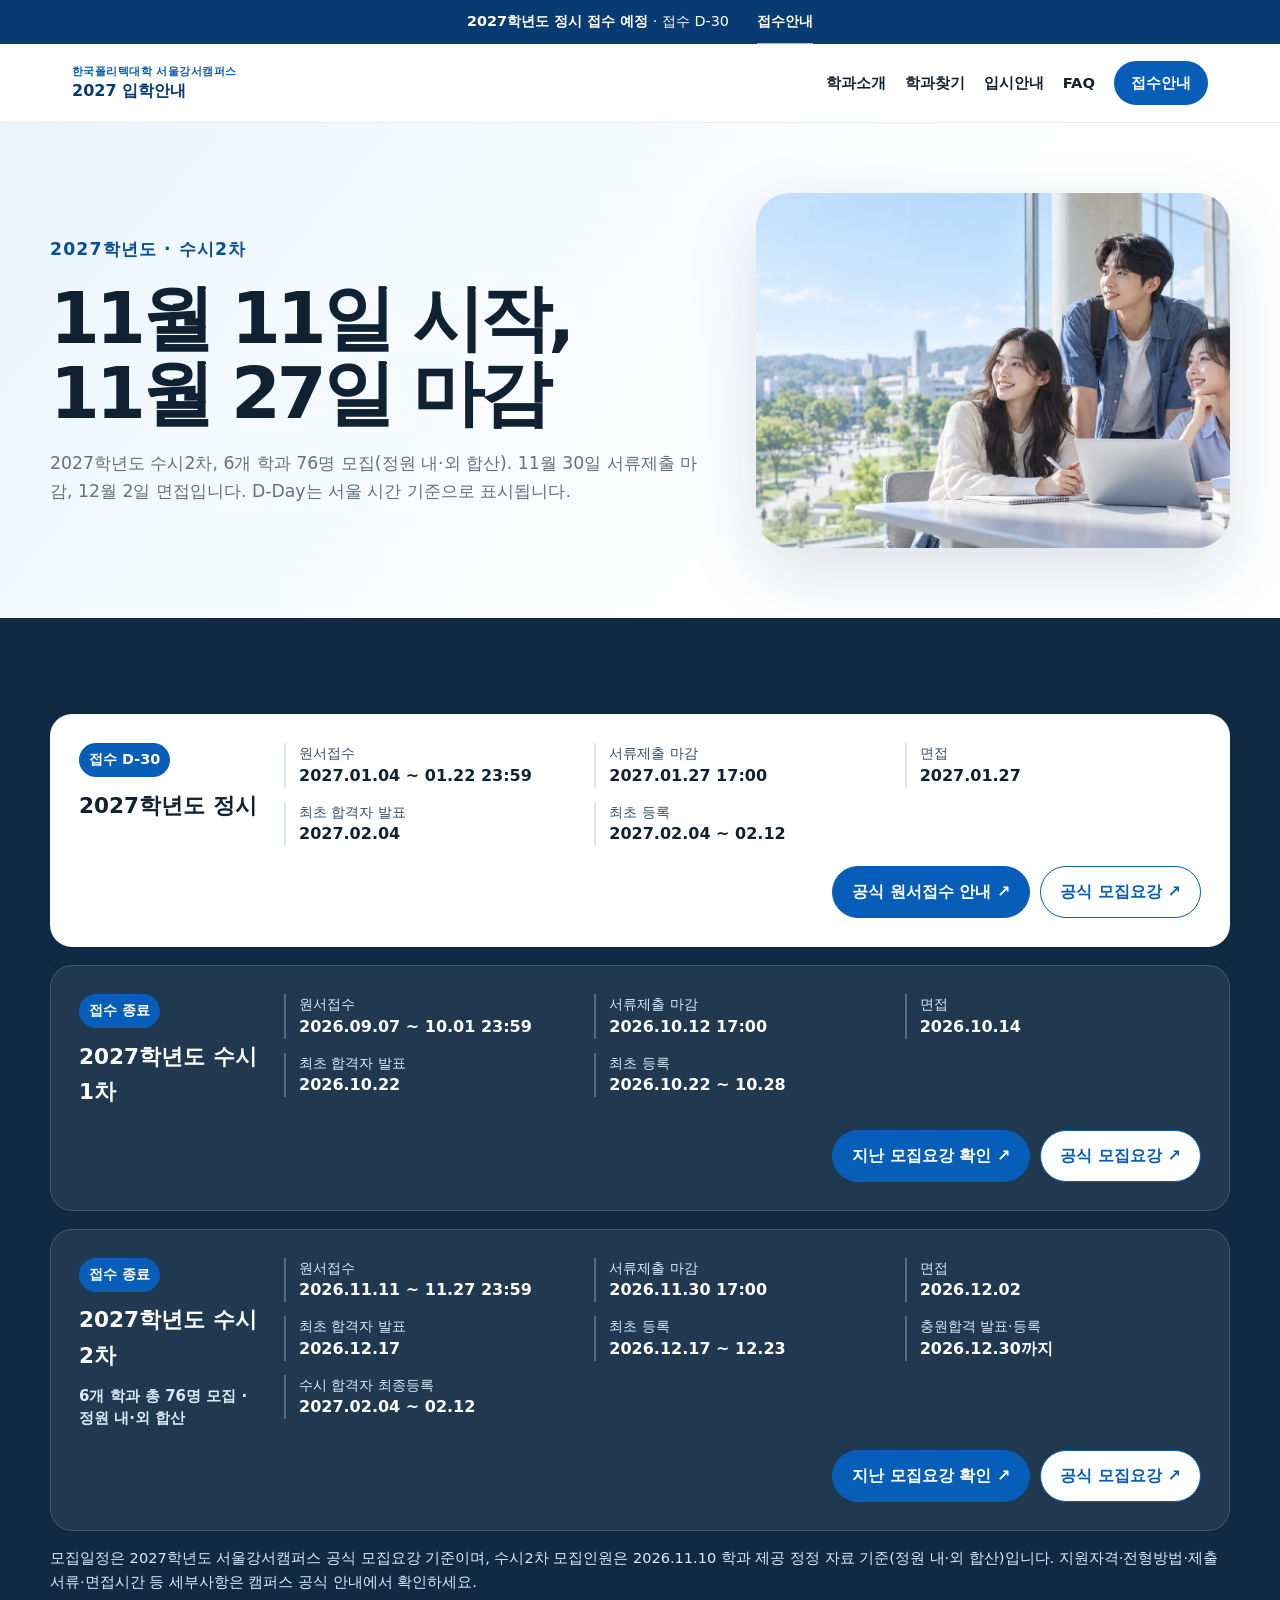
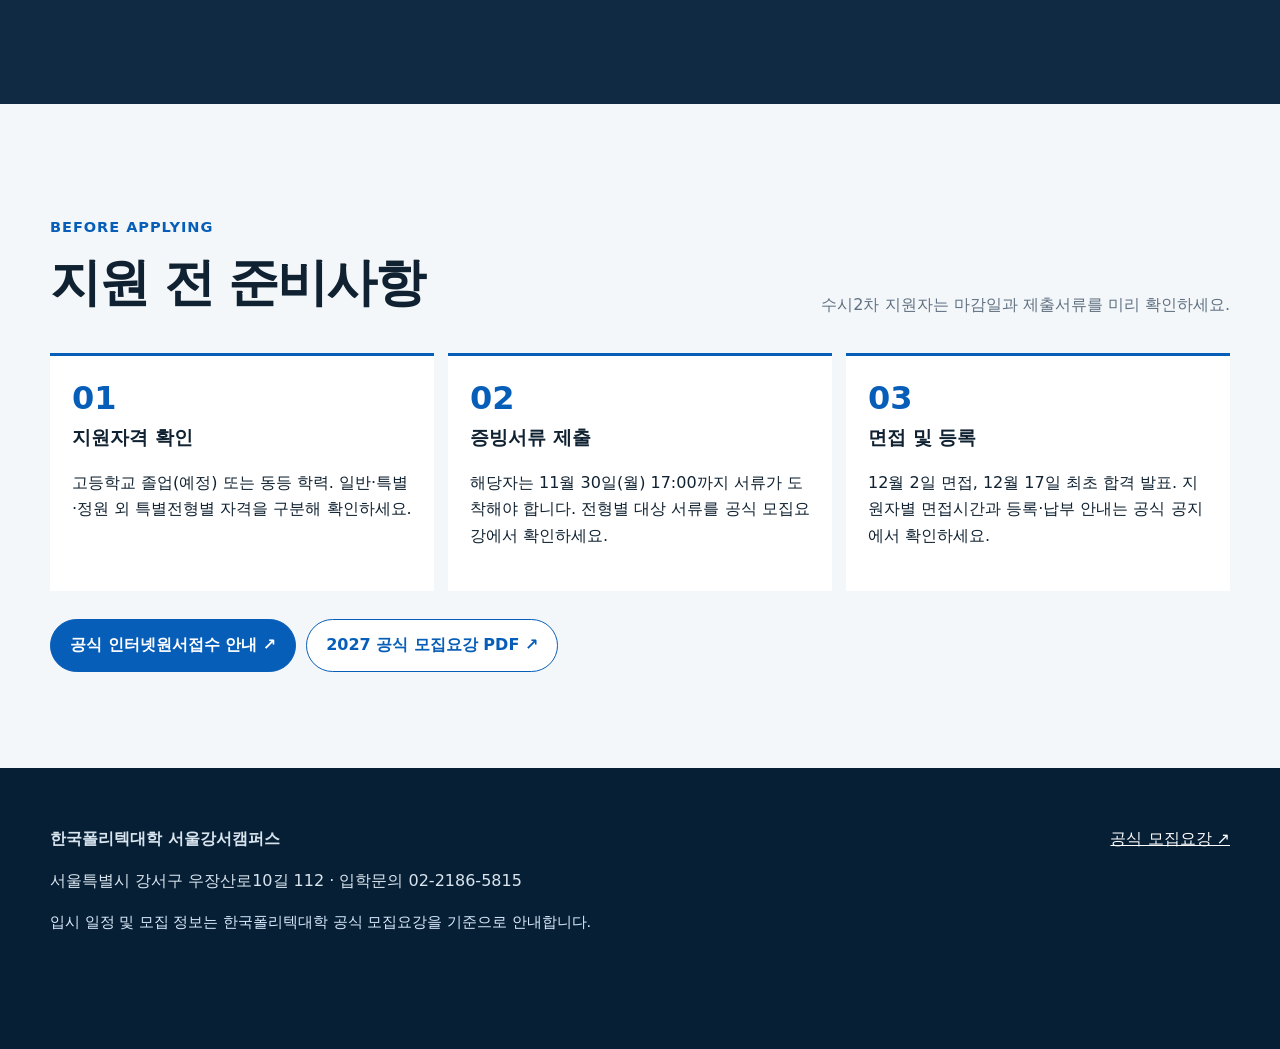
<file: admission/index.html>
<!doctype html><html lang="ko" data-root="../"><head><meta charset="utf-8"><meta name="viewport" content="width=device-width,initial-scale=1"><title>2027학년도 수시2차 모집일정 | 서울강서캠퍼스</title><meta name="description" content="2027학년도 수시2차 원서접수, 서류제출, 면접, 합격발표, 등록 일정과 공식 모집요강."><link rel="canonical" href="https://ipsi.k-bigdata.kr/admission/"><link rel="stylesheet" href="../assets/css/reset.css"><link rel="stylesheet" href="../assets/css/common.css"><link rel="stylesheet" href="../assets/css/hub.css"><script defer src="../assets/js/common.js?v=20261113-ga4"></script></head><body><a class="skip" href="#main">본문 바로가기</a><div class="admission-alert"><div class="container"><span><strong data-round>2027학년도 입시 일정</strong> · <span data-dday>일정 확인</span></span><a data-apply target="_blank" rel="noopener noreferrer">원서접수 →</a></div></div><header class="header"><nav class="nav" aria-label="주요 메뉴"><a class="brand" href="../"><small>한국폴리텍대학 서울강서캠퍼스</small>2027 입학안내</a><button class="menu" aria-label="메뉴 열기" aria-expanded="false">☰</button><div class="links"><a href="../departments/">학과소개</a><a href="../find/">학과찾기</a><a href="../admission/">입시안내</a><a href="../faq/">FAQ</a><a class="nav-cta" data-apply target="_blank" rel="noopener noreferrer">원서접수 ↗</a></div></nav></header><main id="main"><header class="page-hero"><div class="container page-hero-inner"><div><p class="eyebrow">2027학년도 · 수시2차</p><h1>11월 11일 시작,<br>11월 27일 마감</h1><p>2027학년도 수시2차, 6개 학과 76명 모집(정원 내·외 합산). 11월 30일 서류제출 마감, 12월 2일 면접입니다. D-Day는 서울 시간 기준으로 표시됩니다.</p></div><div class="page-hero-visual"><img src="../assets/images/banner-apply-cta.webp" width="1600" height="900" alt="새로운 시작을 준비하는 학생들을 표현한 AI 생성 홍보 이미지"></div></div></header><section class="section schedule-band"><div class="container"><div class="schedule-stack" data-admission-schedule></div><p class="source">모집일정은 2027학년도 서울강서캠퍼스 공식 모집요강 기준이며, 수시2차 모집인원은 2026.11.10 학과 제공 정정 자료 기준(정원 내·외 합산)입니다. 지원자격·전형방법·제출서류·면접시간 등 세부사항은 캠퍼스 공식 안내에서 확인하세요.</p></div></section><section class="section alt"><div class="container"><div class="section-head"><div><p class="eyebrow">Before applying</p><h2>지원 전 준비사항</h2></div><p class="section-intro">수시2차 지원자는 마감일과 제출서류를 미리 확인하세요.</p></div><div class="feature-row three"><article class="feature"><b>01</b><h3>지원자격 확인</h3><p>고등학교 졸업(예정) 또는 동등 학력. 일반·특별·정원 외 특별전형별 자격을 구분해 확인하세요.</p></article><article class="feature"><b>02</b><h3>증빙서류 제출</h3><p>해당자는 11월 30일(월) 17:00까지 서류가 도착해야 합니다. 전형별 대상 서류를 공식 모집요강에서 확인하세요.</p></article><article class="feature"><b>03</b><h3>면접 및 등록</h3><p>12월 2일 면접, 12월 17일 최초 합격 발표. 지원자별 면접시간과 등록·납부 안내는 공식 공지에서 확인하세요.</p></article></div><div class="actions"><a class="btn" href="https://www.kopo.ac.kr/kangseo/content.do?menu=1714" target="_blank" rel="noopener noreferrer">공식 인터넷원서접수 안내 ↗</a><a class="btn secondary" href="https://www.kopo.ac.kr/cmm/fms/Download.do?atchFileId=FILE_000000000452216&amp;fileSn=0" target="_blank" rel="noopener noreferrer">2027 공식 모집요강 PDF ↗</a></div></div></section></main><footer class="footer"><div class="container footer-grid"><div><strong>한국폴리텍대학 서울강서캠퍼스</strong><p>서울특별시 강서구 우장산로10길 112 · 입학문의 02-2186-5815</p><p class="source">입시 일정 및 모집 정보는 한국폴리텍대학 공식 모집요강을 기준으로 안내합니다.</p></div><a data-guide target="_blank" rel="noopener noreferrer">공식 모집요강 ↗</a></div></footer><nav class="mobile-nav" aria-label="모바일 바로가기"><a href="../departments/">학과</a><a href="../find/">학과찾기</a><a href="../admission/">입시안내</a><a data-apply target="_blank" rel="noopener noreferrer">원서접수</a></nav></body></html>
</file>
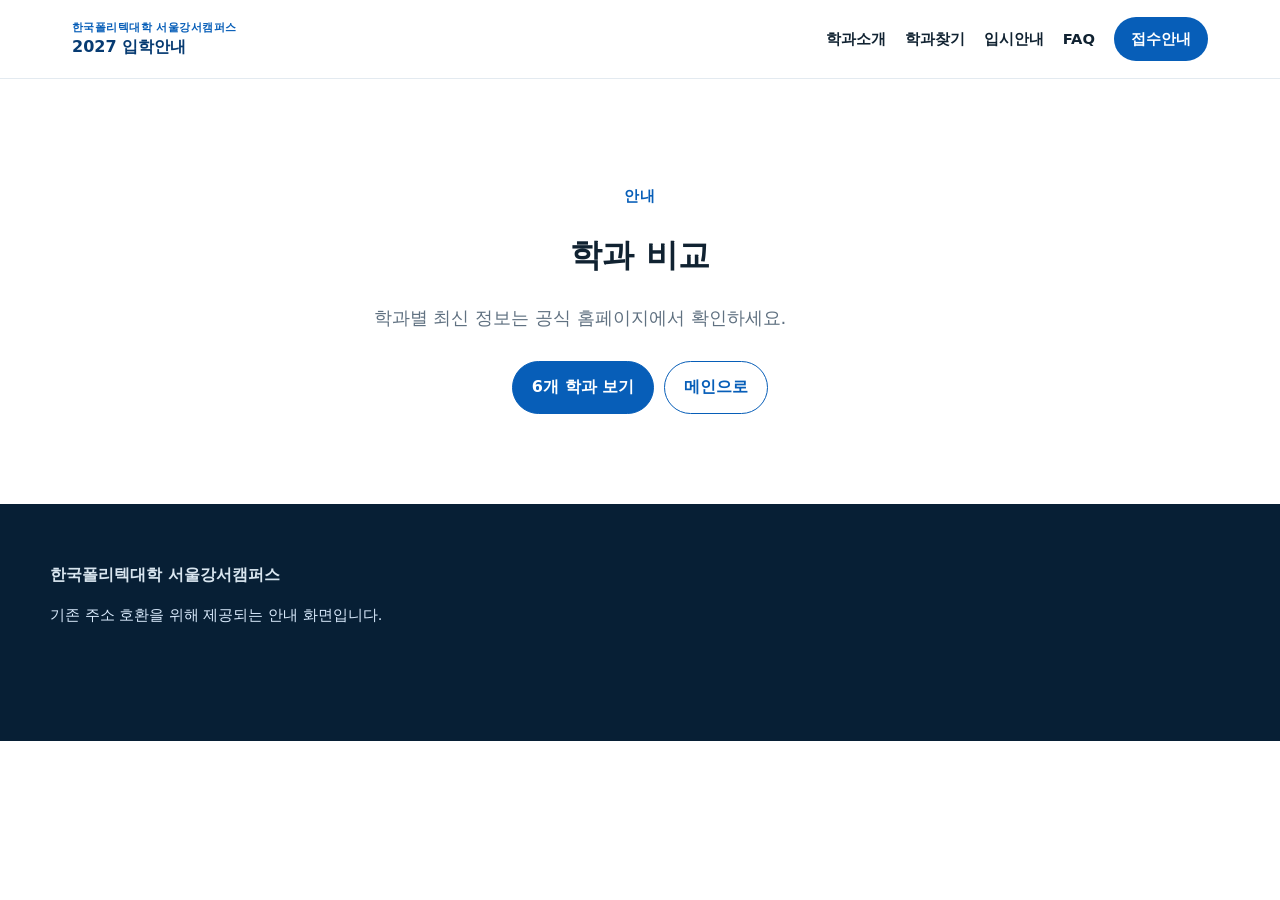
<file: compare/index.html>
<!doctype html><html lang="ko" data-root="../"><head><meta charset="utf-8"><meta name="viewport" content="width=device-width,initial-scale=1"><title>학과 비교 안내 | 서울강서캠퍼스</title><meta name="robots" content="noindex,follow"><link rel="canonical" href="https://ipsi.k-bigdata.kr/compare/"><link rel="stylesheet" href="../assets/css/reset.css"><link rel="stylesheet" href="../assets/css/common.css"><link rel="stylesheet" href="../assets/css/hub.css"><script defer src="../assets/js/common.js?v=20261113-ga4"></script></head><body><a class="skip" href="#main">본문 바로가기</a><header class="header"><nav class="nav"><a class="brand" href="../"><small>한국폴리텍대학 서울강서캠퍼스</small>2027 입학안내</a><div class="links"><a href="../departments/">학과소개</a><a href="../find/">학과찾기</a><a href="../admission/">입시안내</a><a href="../faq/">FAQ</a><a class="nav-cta" data-apply target="_blank" rel="noopener noreferrer">원서접수 ↗</a></div></nav></header><main id="main"><div class="container compatibility"><p class="eyebrow">안내</p><h1>학과 비교</h1><p class="lead">학과별 최신 정보는 공식 홈페이지에서 확인하세요.</p><div class="actions" style="justify-content:center"><a class="btn" href="../departments/">6개 학과 보기</a><a class="btn secondary" href="../">메인으로</a></div></div></main><footer class="footer"><div class="container"><strong>한국폴리텍대학 서울강서캠퍼스</strong><p class="source">기존 주소 호환을 위해 제공되는 안내 화면입니다.</p></div></footer></body></html>
</file>
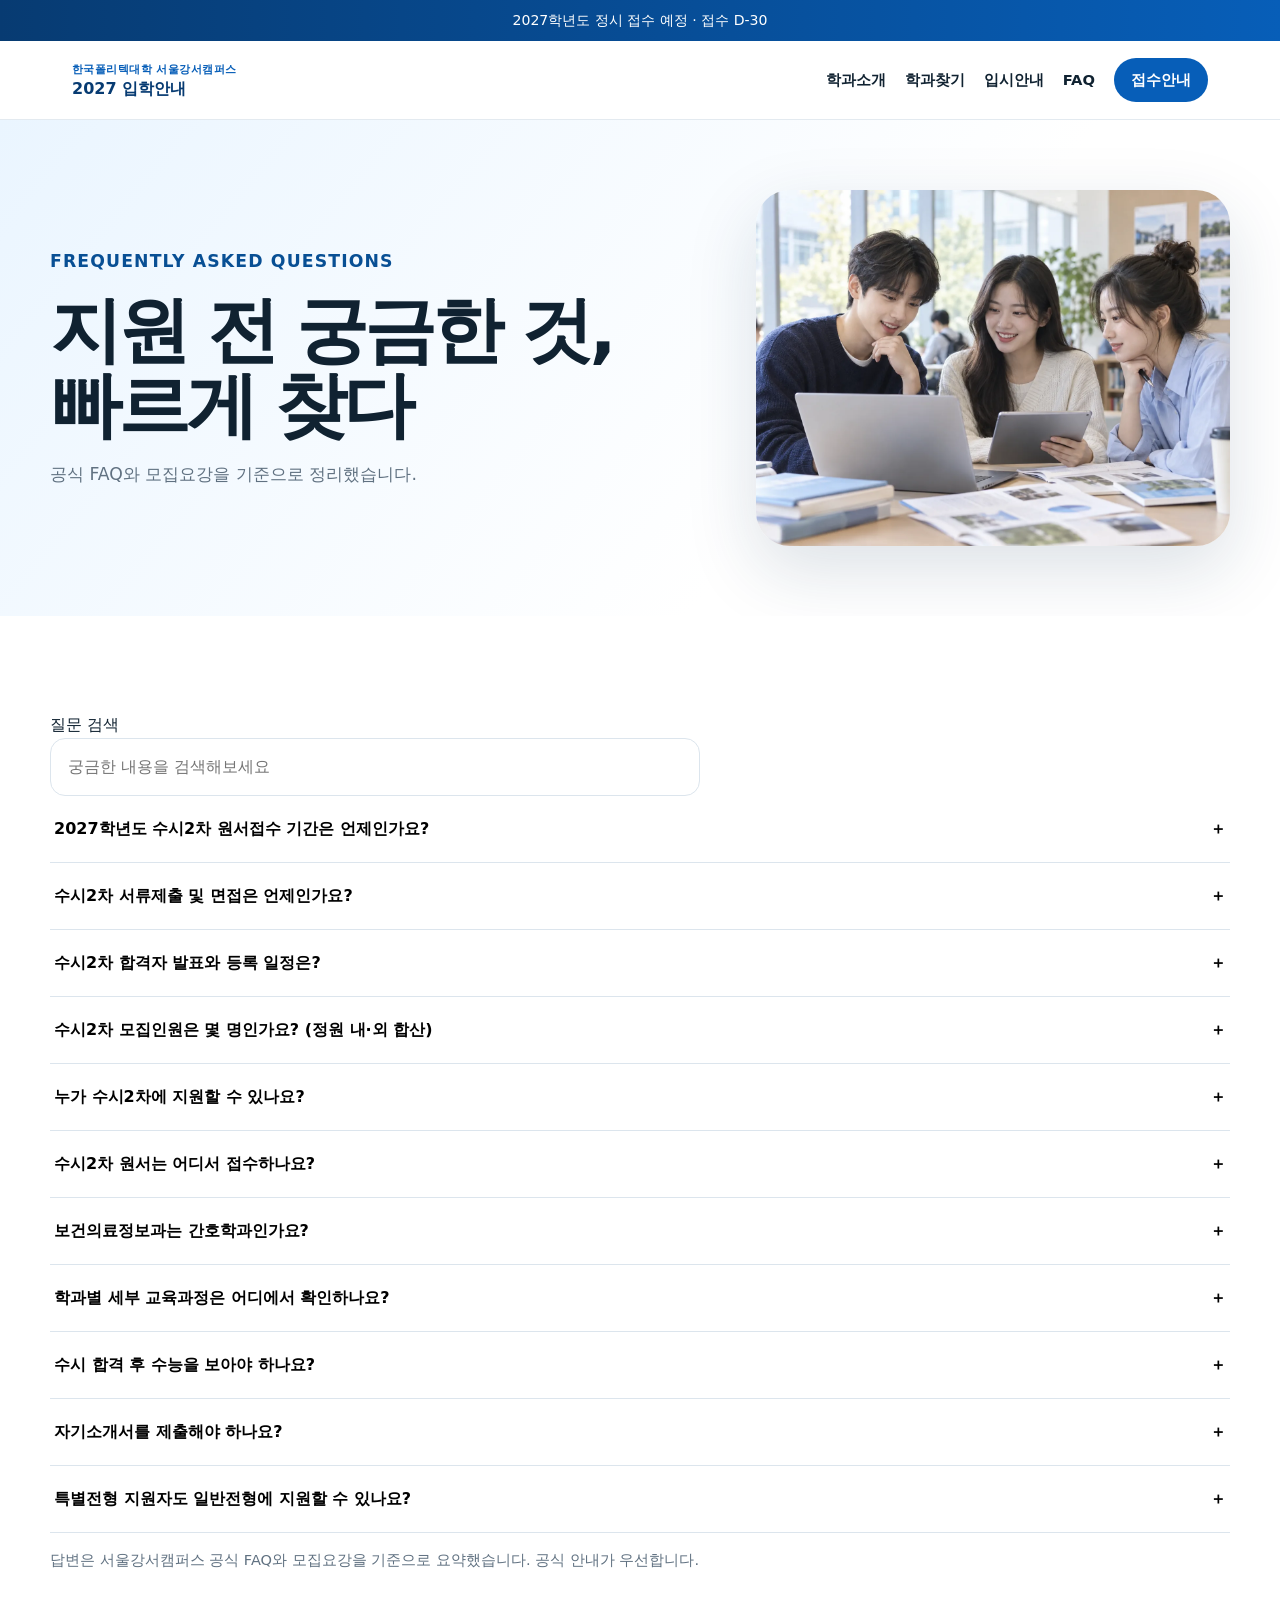
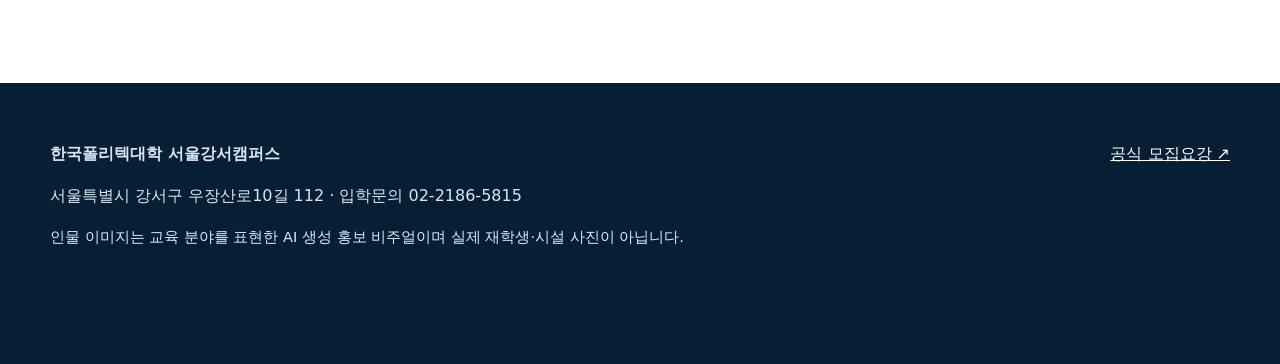
<file: faq/index.html>
<!doctype html><html lang=ko data-root="../"><head><meta charset=utf-8><meta name=viewport content="width=device-width,initial-scale=1"><title>자주 묻는 질문 | 2027 서울강서캠퍼스</title><meta name=description content="2년제학위과정 지원과 학과 선택에 관한 공식 기반 답변을 검색하세요."><link rel=canonical href="https://ipsi.k-bigdata.kr/faq/"><meta property=og:type content=website><meta property=og:title content="자주 묻는 질문 | 2027 서울강서캠퍼스"><meta property=og:description content="2년제학위과정 지원과 학과 선택에 관한 공식 기반 답변을 검색하세요."><meta property=og:url content="https://ipsi.k-bigdata.kr/faq/"><meta name=twitter:card content=summary_large_image><link rel=manifest href="../manifest.webmanifest"><link rel=stylesheet href="../assets/css/reset.css"><link rel=stylesheet href="../assets/css/common.css"><link rel=stylesheet href="../assets/css/hub.css"><script defer src="../assets/js/common.js?v=20261113-ga4"></script></head><body><a class=skip href=#main>본문 바로가기</a><div class=notice><span data-round>2027학년도 입학안내</span> · <span data-dday>일정 확인</span></div><header class=header><nav class=nav aria-label=주요메뉴><a class=brand href="../"><small>한국폴리텍대학 서울강서캠퍼스</small>2027 입학안내</a><button class=menu aria-label="메뉴 열기" aria-expanded=false>☰</button><div class=links><a href="../departments/">학과소개</a><a href="../find/">학과찾기</a><a href="../admission/">입시안내</a><a href="../faq/">FAQ</a><a class=nav-cta data-apply target=_blank rel="noopener noreferrer">원서접수 ↗</a></div></nav></header><main id=main><header class=page-hero><div class="container page-hero-inner"><div><p class=eyebrow>Frequently asked questions</p><h1>지원 전 궁금한 것,<br>빠르게 찾다</h1><p>공식 FAQ와 모집요강을 기준으로 정리했습니다.</p></div><div class=page-hero-visual><img src="../assets/images/section-find-major.webp" width=1200 height=900 alt="교육 경험을 표현한 AI 생성 홍보 이미지"></div></div></header><section class=section><div class=container><label for=faq-search>질문 검색</label><br><input class=search id=faq-search data-faq-search type=search placeholder="궁금한 내용을 검색해보세요"><div data-faq-list></div><p class=source>답변은 서울강서캠퍼스 공식 FAQ와 모집요강을 기준으로 요약했습니다. 공식 안내가 우선합니다.</p></div></section></main><footer class=footer><div class="container footer-grid"><div><strong>한국폴리텍대학 서울강서캠퍼스</strong><p>서울특별시 강서구 우장산로10길 112 · 입학문의 02-2186-5815</p><p class=source>인물 이미지는 교육 분야를 표현한 AI 생성 홍보 비주얼이며 실제 재학생·시설 사진이 아닙니다.</p></div><a href=https://www.kopo.ac.kr/kangseo/content.do?menu=321 target=_blank rel="noopener noreferrer">공식 모집요강 ↗</a></div></footer><nav class=mobile-nav aria-label="모바일 바로가기"><a href="../departments/">학과</a><a href="../find/">찾기</a><a href="../admission/">입시</a><a data-apply target=_blank rel="noopener noreferrer">원서접수</a></nav></body></html>
</file>
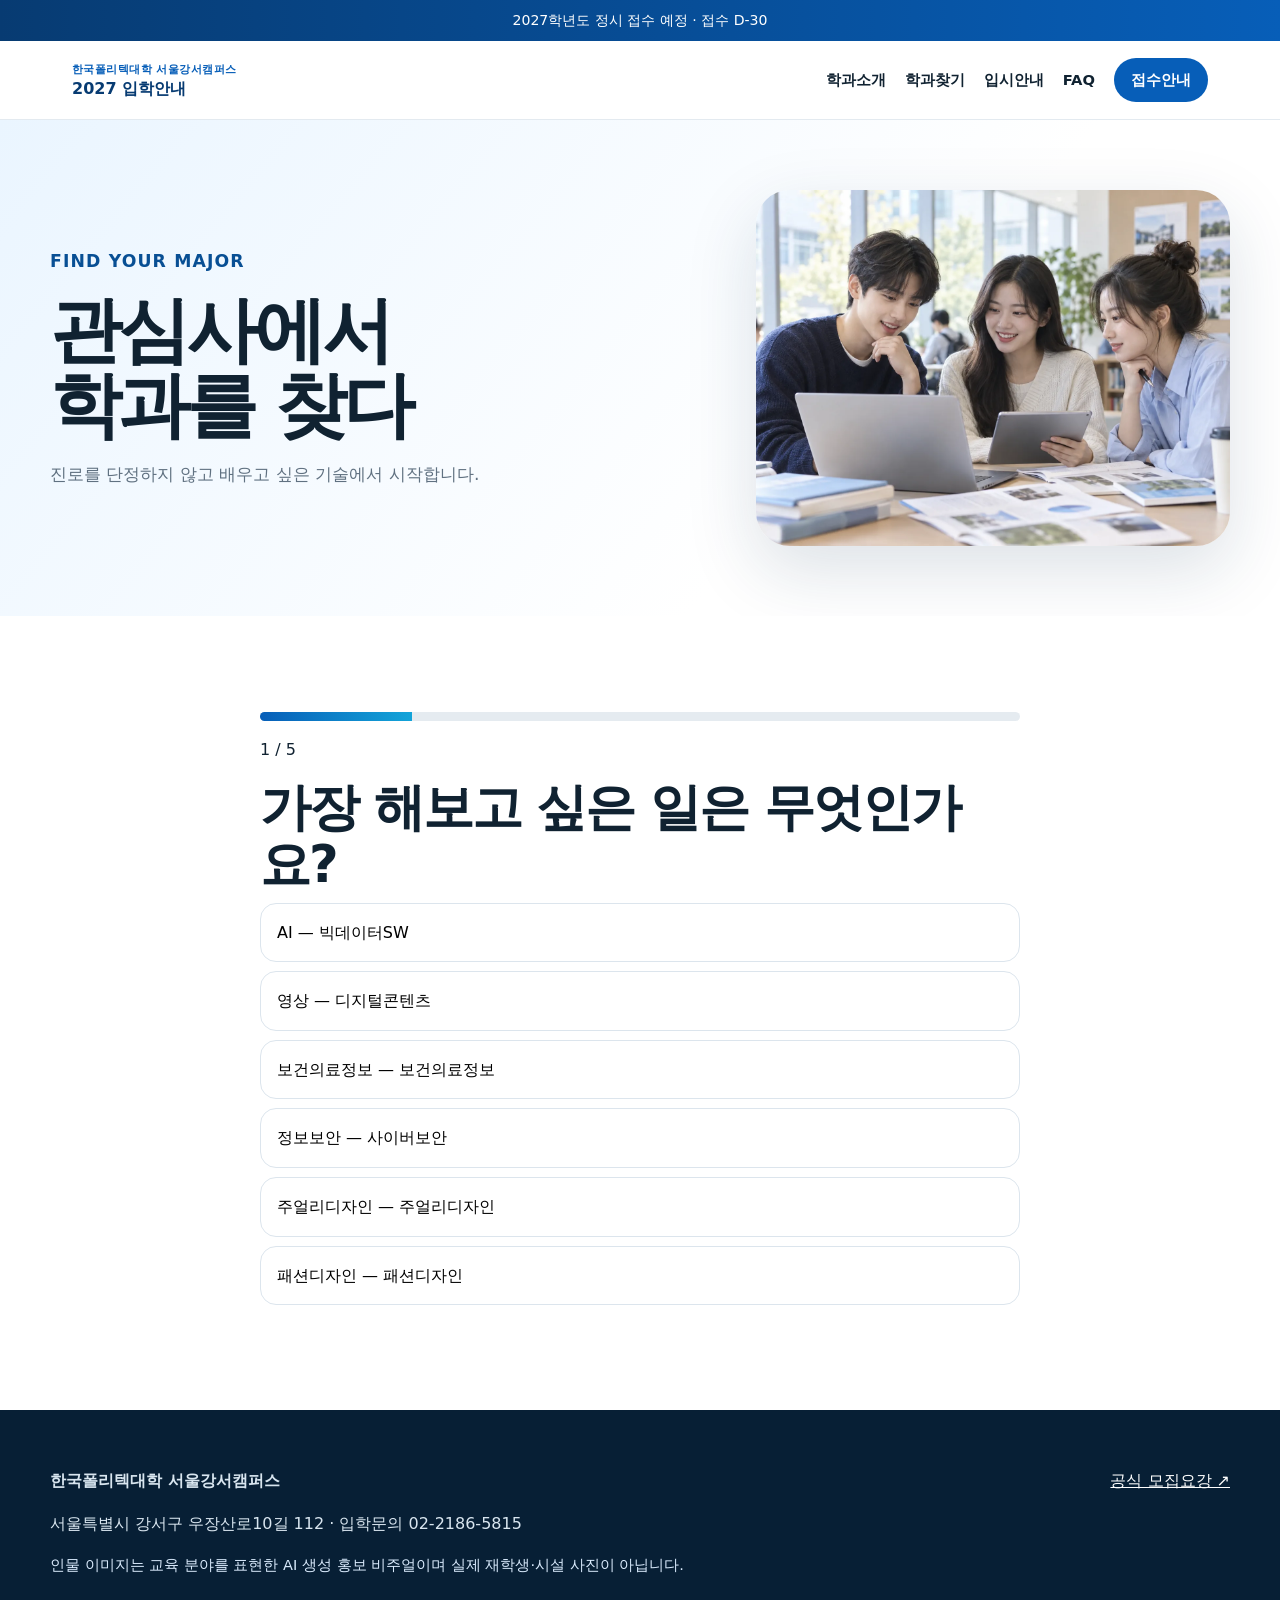
<file: find/index.html>
<!doctype html><html lang=ko data-root="../"><head><meta charset=utf-8><meta name=viewport content="width=device-width,initial-scale=1"><title>나에게 맞는 학과 찾기 | 2027 서울강서캠퍼스</title><meta name=description content="5개의 관심사 질문으로 먼저 살펴볼 학과를 찾아보세요."><link rel=canonical href="https://ipsi.k-bigdata.kr/find/"><meta property=og:type content=website><meta property=og:title content="나에게 맞는 학과 찾기 | 2027 서울강서캠퍼스"><meta property=og:description content="5개의 관심사 질문으로 먼저 살펴볼 학과를 찾아보세요."><meta property=og:url content="https://ipsi.k-bigdata.kr/find/"><meta name=twitter:card content=summary_large_image><link rel=manifest href="../manifest.webmanifest"><link rel=stylesheet href="../assets/css/reset.css"><link rel=stylesheet href="../assets/css/common.css"><link rel=stylesheet href="../assets/css/hub.css"><script defer src="../assets/js/common.js?v=20261113-ga4"></script></head><body><a class=skip href=#main>본문 바로가기</a><div class=notice><span data-round>2027학년도 입학안내</span> · <span data-dday>일정 확인</span></div><header class=header><nav class=nav aria-label=주요메뉴><a class=brand href="../"><small>한국폴리텍대학 서울강서캠퍼스</small>2027 입학안내</a><button class=menu aria-label="메뉴 열기" aria-expanded=false>☰</button><div class=links><a href="../departments/">학과소개</a><a href="../find/">학과찾기</a><a href="../admission/">입시안내</a><a href="../faq/">FAQ</a><a class=nav-cta data-apply target=_blank rel="noopener noreferrer">원서접수 ↗</a></div></nav></header><main id=main><header class=page-hero><div class="container page-hero-inner"><div><p class=eyebrow>Find your major</p><h1>관심사에서<br>학과를 찾다</h1><p>진로를 단정하지 않고 배우고 싶은 기술에서 시작합니다.</p></div><div class=page-hero-visual><img src="../assets/images/section-find-major.webp" width=1200 height=900 alt="교육 경험을 표현한 AI 생성 홍보 이미지"></div></div></header><section class=section><div class="container question" data-finder></div></section></main><footer class=footer><div class="container footer-grid"><div><strong>한국폴리텍대학 서울강서캠퍼스</strong><p>서울특별시 강서구 우장산로10길 112 · 입학문의 02-2186-5815</p><p class=source>인물 이미지는 교육 분야를 표현한 AI 생성 홍보 비주얼이며 실제 재학생·시설 사진이 아닙니다.</p></div><a href=https://www.kopo.ac.kr/kangseo/content.do?menu=321 target=_blank rel="noopener noreferrer">공식 모집요강 ↗</a></div></footer><nav class=mobile-nav aria-label="모바일 바로가기"><a href="../departments/">학과</a><a href="../find/">찾기</a><a href="../admission/">입시</a><a data-apply target=_blank rel="noopener noreferrer">원서접수</a></nav></body></html>
</file>
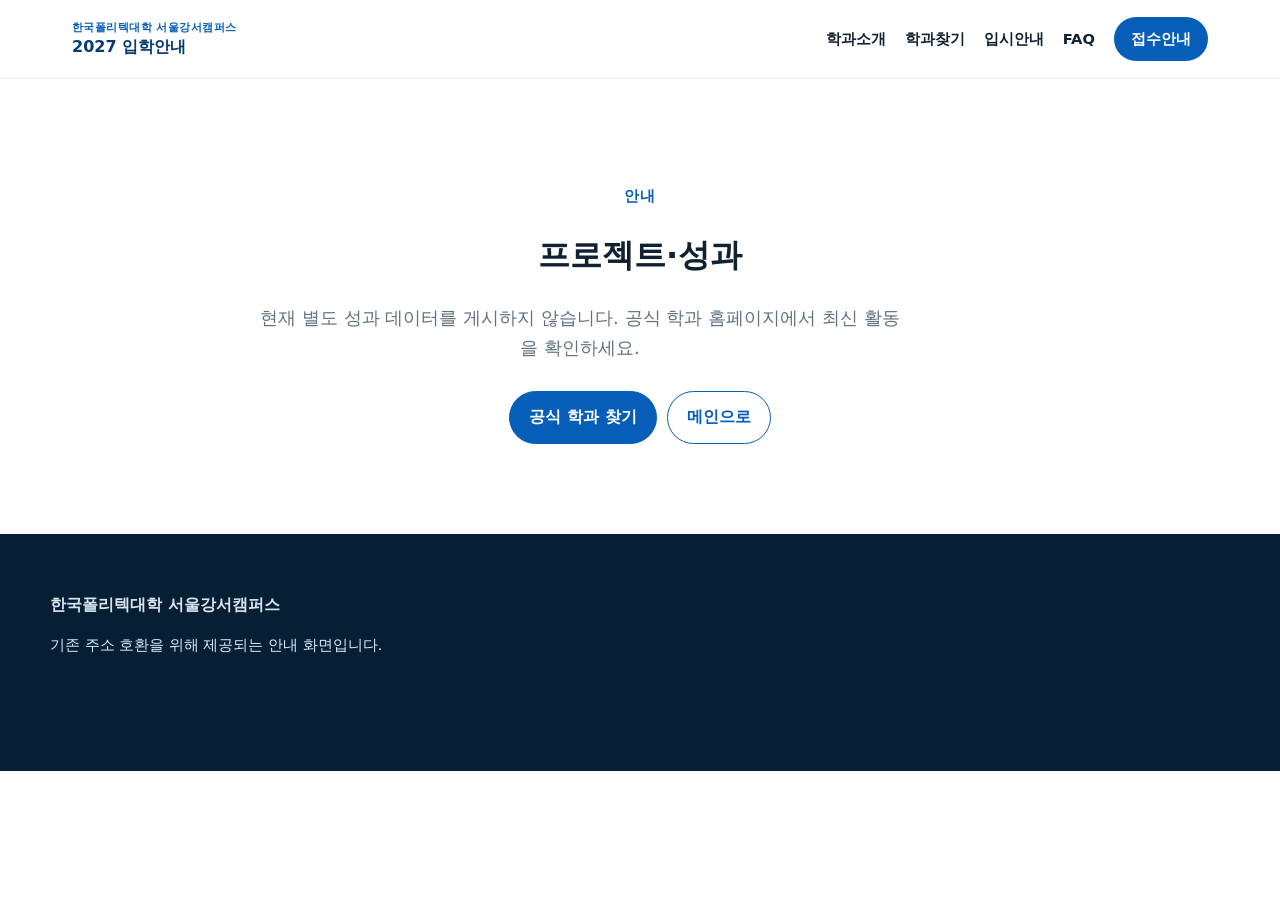
<file: outcomes/index.html>
<!doctype html><html lang="ko" data-root="../"><head><meta charset="utf-8"><meta name="viewport" content="width=device-width,initial-scale=1"><title>프로젝트·성과 안내 | 서울강서캠퍼스</title><meta name="robots" content="noindex,follow"><link rel="canonical" href="https://ipsi.k-bigdata.kr/outcomes/"><link rel="stylesheet" href="../assets/css/reset.css"><link rel="stylesheet" href="../assets/css/common.css"><link rel="stylesheet" href="../assets/css/hub.css"><script defer src="../assets/js/common.js?v=20261113-ga4"></script></head><body><a class="skip" href="#main">본문 바로가기</a><header class="header"><nav class="nav"><a class="brand" href="../"><small>한국폴리텍대학 서울강서캠퍼스</small>2027 입학안내</a><div class="links"><a href="../departments/">학과소개</a><a href="../find/">학과찾기</a><a href="../admission/">입시안내</a><a href="../faq/">FAQ</a><a class="nav-cta" data-apply target="_blank" rel="noopener noreferrer">원서접수 ↗</a></div></nav></header><main id="main"><div class="container compatibility"><p class="eyebrow">안내</p><h1>프로젝트·성과</h1><p class="lead">현재 별도 성과 데이터를 게시하지 않습니다. 공식 학과 홈페이지에서 최신 활동을 확인하세요.</p><div class="actions" style="justify-content:center"><a class="btn" href="../departments/">공식 학과 찾기</a><a class="btn secondary" href="../">메인으로</a></div></div></main><footer class="footer"><div class="container"><strong>한국폴리텍대학 서울강서캠퍼스</strong><p class="source">기존 주소 호환을 위해 제공되는 안내 화면입니다.</p></div></footer></body></html>
</file>
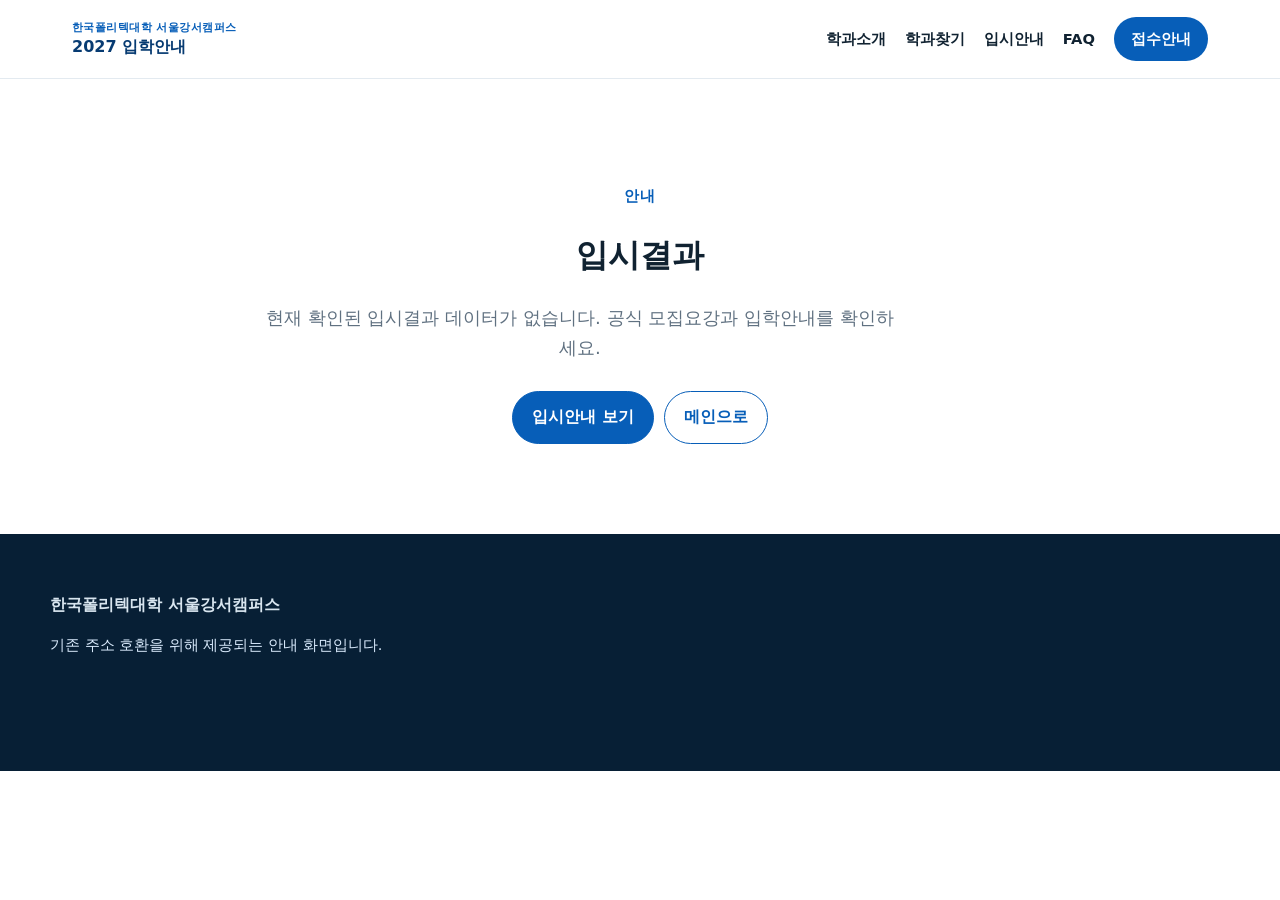
<file: results/index.html>
<!doctype html><html lang="ko" data-root="../"><head><meta charset="utf-8"><meta name="viewport" content="width=device-width,initial-scale=1"><title>입시결과 안내 | 서울강서캠퍼스</title><meta name="robots" content="noindex,follow"><link rel="canonical" href="https://ipsi.k-bigdata.kr/results/"><link rel="stylesheet" href="../assets/css/reset.css"><link rel="stylesheet" href="../assets/css/common.css"><link rel="stylesheet" href="../assets/css/hub.css"><script defer src="../assets/js/common.js?v=20261113-ga4"></script></head><body><a class="skip" href="#main">본문 바로가기</a><header class="header"><nav class="nav"><a class="brand" href="../"><small>한국폴리텍대학 서울강서캠퍼스</small>2027 입학안내</a><div class="links"><a href="../departments/">학과소개</a><a href="../find/">학과찾기</a><a href="../admission/">입시안내</a><a href="../faq/">FAQ</a><a class="nav-cta" data-apply target="_blank" rel="noopener noreferrer">원서접수 ↗</a></div></nav></header><main id="main"><div class="container compatibility"><p class="eyebrow">안내</p><h1>입시결과</h1><p class="lead">현재 확인된 입시결과 데이터가 없습니다. 공식 모집요강과 입학안내를 확인하세요.</p><div class="actions" style="justify-content:center"><a class="btn" href="../admission/">입시안내 보기</a><a class="btn secondary" href="../">메인으로</a></div></div></main><footer class="footer"><div class="container"><strong>한국폴리텍대학 서울강서캠퍼스</strong><p class="source">기존 주소 호환을 위해 제공되는 안내 화면입니다.</p></div></footer></body></html>
</file>
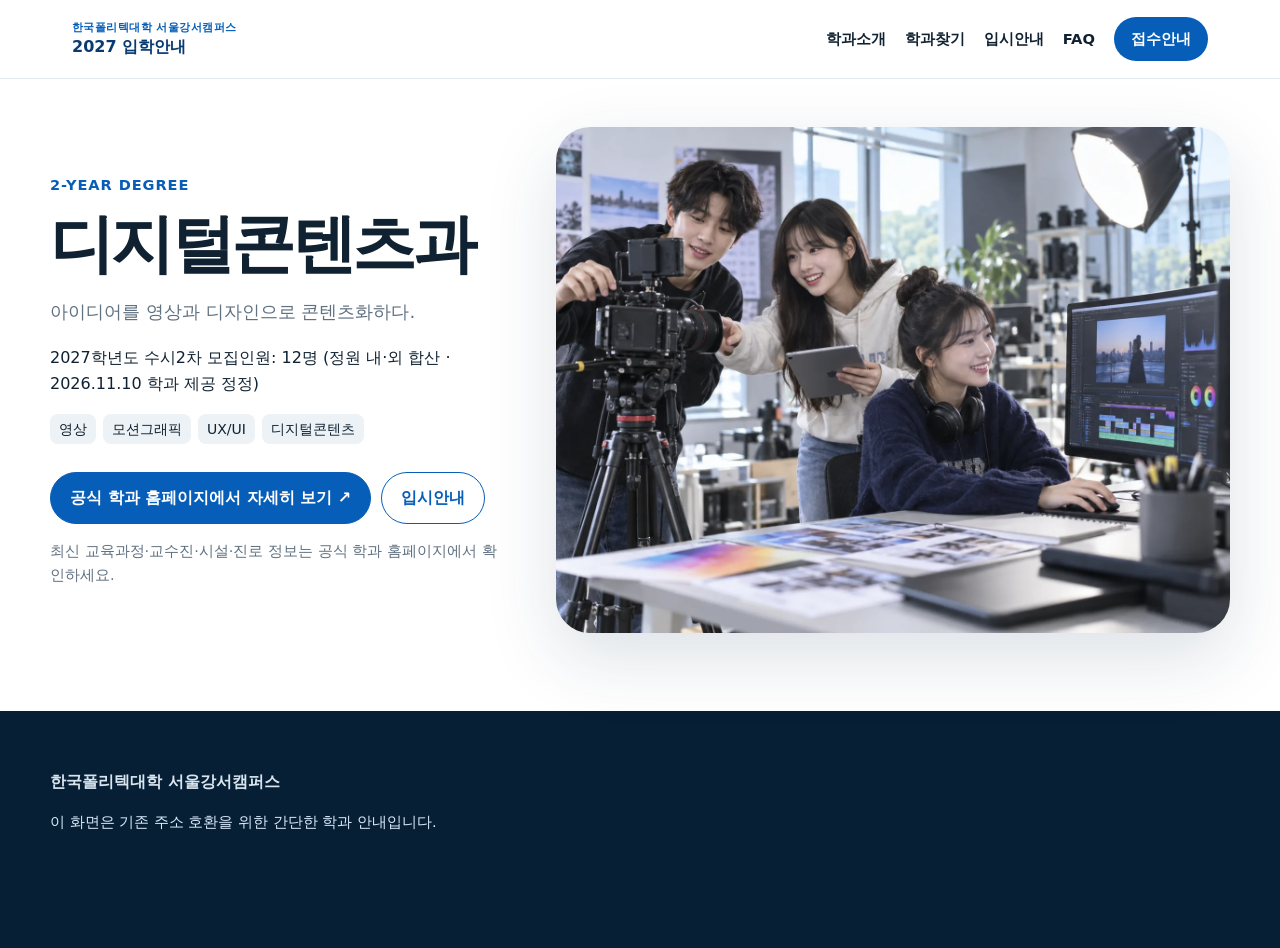
<file: departments/content/index.html>
<!doctype html><html lang="ko" data-root="../../"><head><meta charset="utf-8"><meta name="viewport" content="width=device-width,initial-scale=1"><title>디지털콘텐츠과 | 2027 서울강서캠퍼스</title><meta name="description" content="아이디어를 영상과 디자인으로 콘텐츠화하다. 공식 학과 홈페이지와 입시안내로 연결합니다."><link rel="canonical" href="https://ipsi.k-bigdata.kr/departments/content/"><link rel="stylesheet" href="../../assets/css/reset.css"><link rel="stylesheet" href="../../assets/css/common.css"><link rel="stylesheet" href="../../assets/css/hub.css"><script defer src="../../assets/js/common.js?v=20261113-ga4"></script></head><body><a class="skip" href="#main">본문 바로가기</a><header class="header"><nav class="nav" aria-label="주요 메뉴"><a class="brand" href="../../"><small>한국폴리텍대학 서울강서캠퍼스</small>2027 입학안내</a><button class="menu" aria-label="메뉴 열기" aria-expanded="false">☰</button><div class="links"><a href="../../departments/">학과소개</a><a href="../../find/">학과찾기</a><a href="../../admission/">입시안내</a><a href="../../faq/">FAQ</a><a class="nav-cta" data-apply target="_blank" rel="noopener noreferrer">원서접수 ↗</a></div></nav></header><main id="main"><section class="dept-hero"><div class="container dept-hero-grid"><div><p class="eyebrow">2-year degree</p><h1>디지털콘텐츠과</h1><p class="lead">아이디어를 영상과 디자인으로 콘텐츠화하다.</p><div class="chips"><span class="chip">영상</span><span class="chip">모션그래픽</span><span class="chip">UX/UI</span><span class="chip">디지털콘텐츠</span></div><div class="actions"><a class="btn" href="https://www.kopo.ac.kr/kangseo/content.do?menu=1517" target="_blank" rel="noopener noreferrer">공식 학과 홈페이지에서 자세히 보기 ↗</a><a class="btn secondary" href="../../admission/">입시안내</a></div><p class="source">최신 교육과정·교수진·시설·진로 정보는 공식 학과 홈페이지에서 확인하세요.</p></div><img src="../../assets/images/departments/dept-content.webp" width="1200" height="900" fetchpriority="high" alt="디지털콘텐츠과 교육 분야를 표현한 AI 생성 홍보 이미지"></div></section></main><footer class="footer"><div class="container"><strong>한국폴리텍대학 서울강서캠퍼스</strong><p class="source">이 화면은 기존 주소 호환을 위한 간단한 학과 안내입니다.</p></div></footer><nav class="mobile-nav" aria-label="모바일 바로가기"><a href="../../departments/">학과</a><a href="../../find/">학과찾기</a><a href="../../admission/">입시안내</a><a data-apply target="_blank" rel="noopener noreferrer">원서접수</a></nav></body></html>
</file>
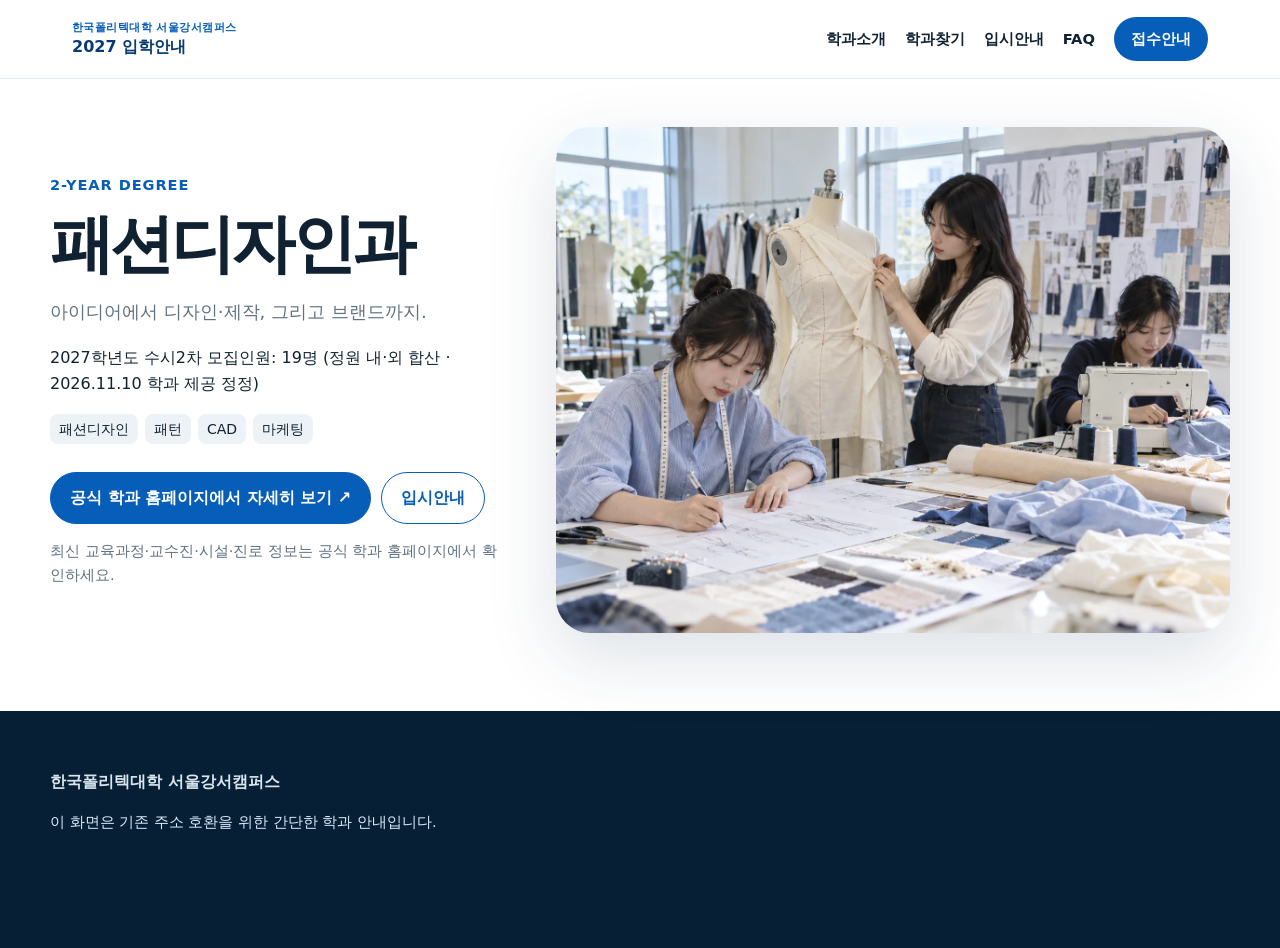
<file: departments/fashion/index.html>
<!doctype html><html lang="ko" data-root="../../"><head><meta charset="utf-8"><meta name="viewport" content="width=device-width,initial-scale=1"><title>패션디자인과 | 2027 서울강서캠퍼스</title><meta name="description" content="아이디어에서 디자인·제작, 그리고 브랜드까지. 공식 학과 홈페이지와 입시안내로 연결합니다."><link rel="canonical" href="https://ipsi.k-bigdata.kr/departments/fashion/"><link rel="stylesheet" href="../../assets/css/reset.css"><link rel="stylesheet" href="../../assets/css/common.css"><link rel="stylesheet" href="../../assets/css/hub.css"><script defer src="../../assets/js/common.js?v=20261113-ga4"></script></head><body><a class="skip" href="#main">본문 바로가기</a><header class="header"><nav class="nav" aria-label="주요 메뉴"><a class="brand" href="../../"><small>한국폴리텍대학 서울강서캠퍼스</small>2027 입학안내</a><button class="menu" aria-label="메뉴 열기" aria-expanded="false">☰</button><div class="links"><a href="../../departments/">학과소개</a><a href="../../find/">학과찾기</a><a href="../../admission/">입시안내</a><a href="../../faq/">FAQ</a><a class="nav-cta" data-apply target="_blank" rel="noopener noreferrer">원서접수 ↗</a></div></nav></header><main id="main"><section class="dept-hero"><div class="container dept-hero-grid"><div><p class="eyebrow">2-year degree</p><h1>패션디자인과</h1><p class="lead">아이디어에서 디자인·제작, 그리고 브랜드까지.</p><div class="chips"><span class="chip">패션디자인</span><span class="chip">패턴</span><span class="chip">CAD</span><span class="chip">마케팅</span></div><div class="actions"><a class="btn" href="https://www.kopo.ac.kr/kangseo/content.do?menu=1409" target="_blank" rel="noopener noreferrer">공식 학과 홈페이지에서 자세히 보기 ↗</a><a class="btn secondary" href="../../admission/">입시안내</a></div><p class="source">최신 교육과정·교수진·시설·진로 정보는 공식 학과 홈페이지에서 확인하세요.</p></div><img src="../../assets/images/departments/dept-fashion.webp" width="1200" height="900" fetchpriority="high" alt="패션디자인과 교육 분야를 표현한 AI 생성 홍보 이미지"></div></section></main><footer class="footer"><div class="container"><strong>한국폴리텍대학 서울강서캠퍼스</strong><p class="source">이 화면은 기존 주소 호환을 위한 간단한 학과 안내입니다.</p></div></footer><nav class="mobile-nav" aria-label="모바일 바로가기"><a href="../../departments/">학과</a><a href="../../find/">학과찾기</a><a href="../../admission/">입시안내</a><a data-apply target="_blank" rel="noopener noreferrer">원서접수</a></nav></body></html>
</file>
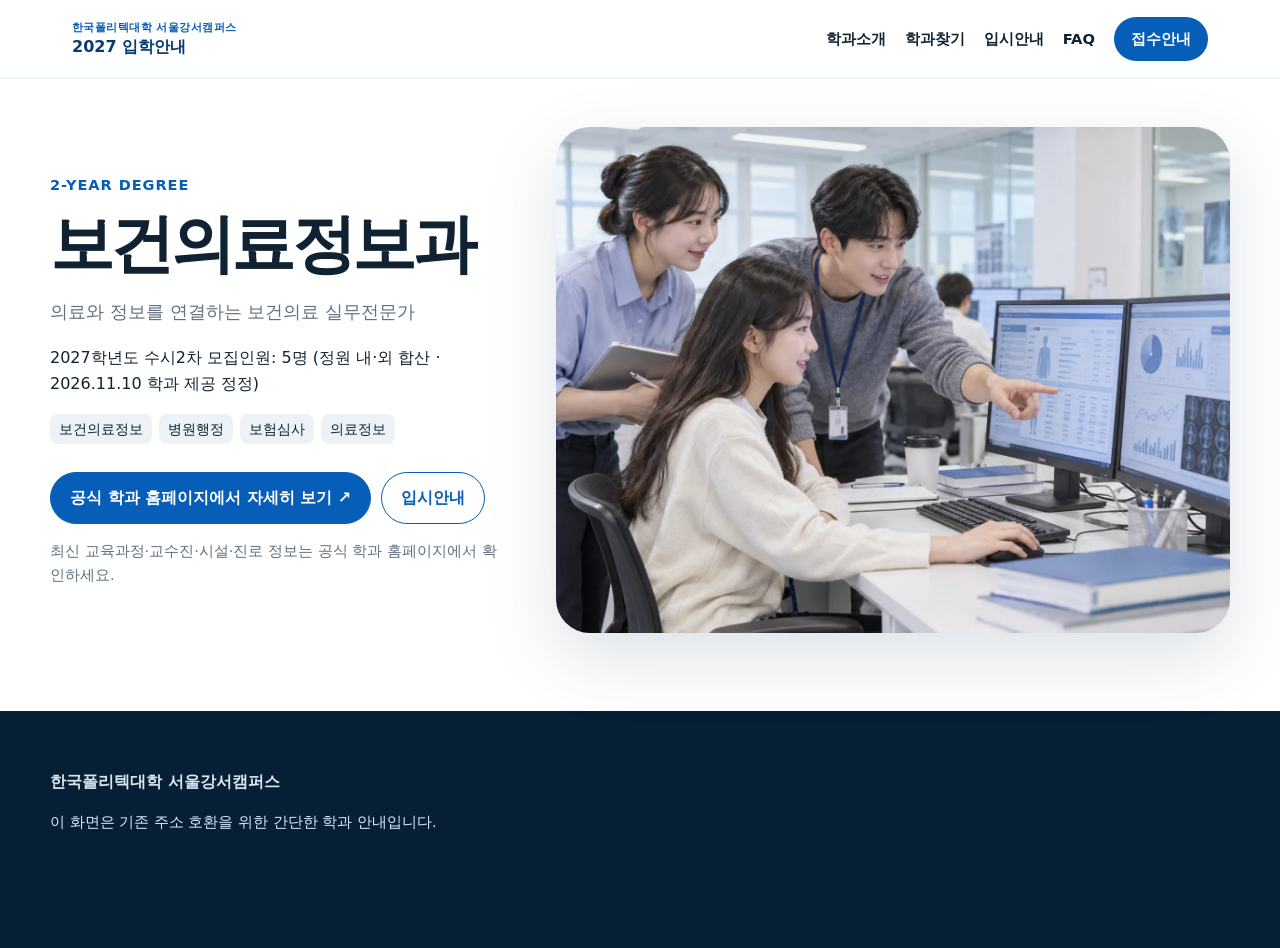
<file: departments/health/index.html>
<!doctype html><html lang="ko" data-root="../../"><head><meta charset="utf-8"><meta name="viewport" content="width=device-width,initial-scale=1"><title>보건의료정보과 | 2027 서울강서캠퍼스</title><meta name="description" content="의료와 정보를 연결하는 보건의료 실무전문가 공식 학과 홈페이지와 입시안내로 연결합니다."><link rel="canonical" href="https://ipsi.k-bigdata.kr/departments/health/"><link rel="stylesheet" href="../../assets/css/reset.css"><link rel="stylesheet" href="../../assets/css/common.css"><link rel="stylesheet" href="../../assets/css/hub.css"><script defer src="../../assets/js/common.js?v=20261113-ga4"></script></head><body><a class="skip" href="#main">본문 바로가기</a><header class="header"><nav class="nav" aria-label="주요 메뉴"><a class="brand" href="../../"><small>한국폴리텍대학 서울강서캠퍼스</small>2027 입학안내</a><button class="menu" aria-label="메뉴 열기" aria-expanded="false">☰</button><div class="links"><a href="../../departments/">학과소개</a><a href="../../find/">학과찾기</a><a href="../../admission/">입시안내</a><a href="../../faq/">FAQ</a><a class="nav-cta" data-apply target="_blank" rel="noopener noreferrer">원서접수 ↗</a></div></nav></header><main id="main"><section class="dept-hero"><div class="container dept-hero-grid"><div><p class="eyebrow">2-year degree</p><h1>보건의료정보과</h1><p class="lead">의료와 정보를 연결하는 보건의료 실무전문가</p><div class="chips"><span class="chip">보건의료정보</span><span class="chip">병원행정</span><span class="chip">보험심사</span><span class="chip">의료정보</span></div><div class="actions"><a class="btn" href="https://www.kopo.ac.kr/kangseo/content.do?menu=1522" target="_blank" rel="noopener noreferrer">공식 학과 홈페이지에서 자세히 보기 ↗</a><a class="btn secondary" href="../../admission/">입시안내</a></div><p class="source">최신 교육과정·교수진·시설·진로 정보는 공식 학과 홈페이지에서 확인하세요.</p></div><img src="../../assets/images/departments/dept-health.webp" width="1200" height="900" fetchpriority="high" alt="보건의료정보과 교육 분야를 표현한 AI 생성 홍보 이미지"></div></section></main><footer class="footer"><div class="container"><strong>한국폴리텍대학 서울강서캠퍼스</strong><p class="source">이 화면은 기존 주소 호환을 위한 간단한 학과 안내입니다.</p></div></footer><nav class="mobile-nav" aria-label="모바일 바로가기"><a href="../../departments/">학과</a><a href="../../find/">학과찾기</a><a href="../../admission/">입시안내</a><a data-apply target="_blank" rel="noopener noreferrer">원서접수</a></nav></body></html>
</file>
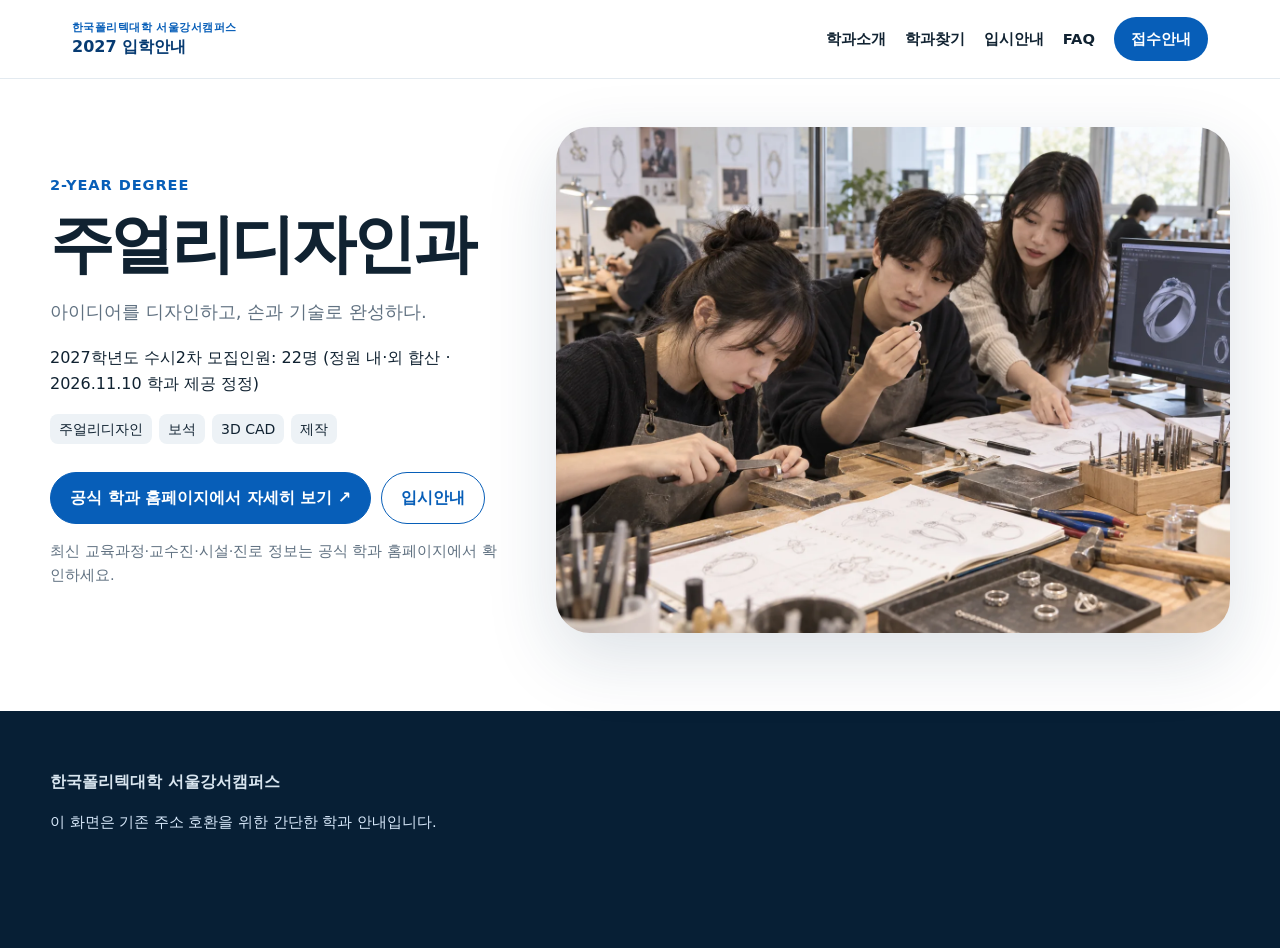
<file: departments/jewelry/index.html>
<!doctype html><html lang="ko" data-root="../../"><head><meta charset="utf-8"><meta name="viewport" content="width=device-width,initial-scale=1"><title>주얼리디자인과 | 2027 서울강서캠퍼스</title><meta name="description" content="아이디어를 디자인하고, 손과 기술로 완성하다. 공식 학과 홈페이지와 입시안내로 연결합니다."><link rel="canonical" href="https://ipsi.k-bigdata.kr/departments/jewelry/"><link rel="stylesheet" href="../../assets/css/reset.css"><link rel="stylesheet" href="../../assets/css/common.css"><link rel="stylesheet" href="../../assets/css/hub.css"><script defer src="../../assets/js/common.js?v=20261113-ga4"></script></head><body><a class="skip" href="#main">본문 바로가기</a><header class="header"><nav class="nav" aria-label="주요 메뉴"><a class="brand" href="../../"><small>한국폴리텍대학 서울강서캠퍼스</small>2027 입학안내</a><button class="menu" aria-label="메뉴 열기" aria-expanded="false">☰</button><div class="links"><a href="../../departments/">학과소개</a><a href="../../find/">학과찾기</a><a href="../../admission/">입시안내</a><a href="../../faq/">FAQ</a><a class="nav-cta" data-apply target="_blank" rel="noopener noreferrer">원서접수 ↗</a></div></nav></header><main id="main"><section class="dept-hero"><div class="container dept-hero-grid"><div><p class="eyebrow">2-year degree</p><h1>주얼리디자인과</h1><p class="lead">아이디어를 디자인하고, 손과 기술로 완성하다.</p><div class="chips"><span class="chip">주얼리디자인</span><span class="chip">보석</span><span class="chip">3D CAD</span><span class="chip">제작</span></div><div class="actions"><a class="btn" href="https://www.kopo.ac.kr/kangseo/content.do?menu=1542" target="_blank" rel="noopener noreferrer">공식 학과 홈페이지에서 자세히 보기 ↗</a><a class="btn secondary" href="../../admission/">입시안내</a></div><p class="source">최신 교육과정·교수진·시설·진로 정보는 공식 학과 홈페이지에서 확인하세요.</p></div><img src="../../assets/images/departments/dept-jewelry.webp" width="1200" height="900" fetchpriority="high" alt="주얼리디자인과 교육 분야를 표현한 AI 생성 홍보 이미지"></div></section></main><footer class="footer"><div class="container"><strong>한국폴리텍대학 서울강서캠퍼스</strong><p class="source">이 화면은 기존 주소 호환을 위한 간단한 학과 안내입니다.</p></div></footer><nav class="mobile-nav" aria-label="모바일 바로가기"><a href="../../departments/">학과</a><a href="../../find/">학과찾기</a><a href="../../admission/">입시안내</a><a data-apply target="_blank" rel="noopener noreferrer">원서접수</a></nav></body></html>
</file>
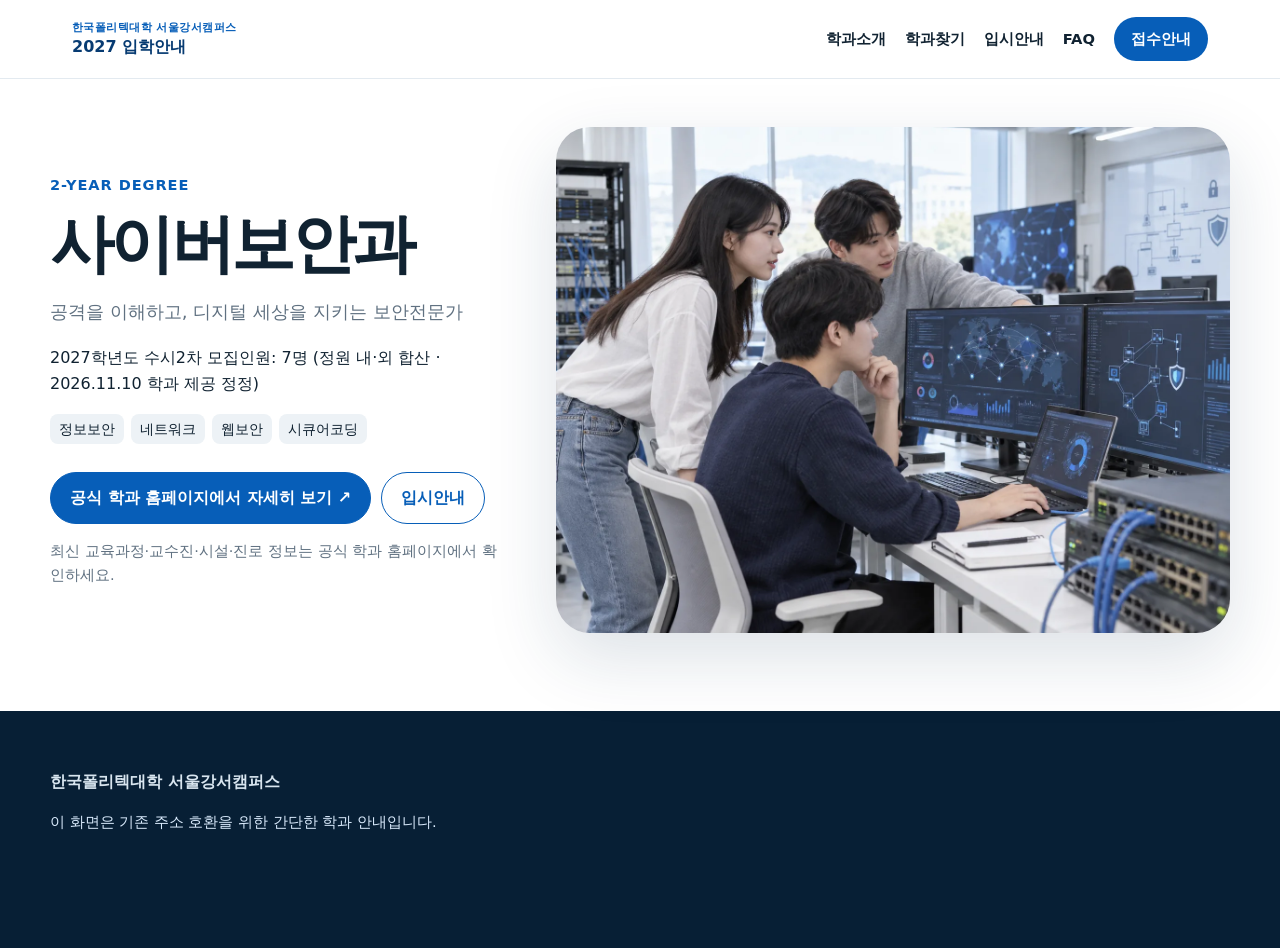
<file: departments/security/index.html>
<!doctype html><html lang="ko" data-root="../../"><head><meta charset="utf-8"><meta name="viewport" content="width=device-width,initial-scale=1"><title>사이버보안과 | 2027 서울강서캠퍼스</title><meta name="description" content="공격을 이해하고, 디지털 세상을 지키는 보안전문가 공식 학과 홈페이지와 입시안내로 연결합니다."><link rel="canonical" href="https://ipsi.k-bigdata.kr/departments/security/"><link rel="stylesheet" href="../../assets/css/reset.css"><link rel="stylesheet" href="../../assets/css/common.css"><link rel="stylesheet" href="../../assets/css/hub.css"><script defer src="../../assets/js/common.js?v=20261113-ga4"></script></head><body><a class="skip" href="#main">본문 바로가기</a><header class="header"><nav class="nav" aria-label="주요 메뉴"><a class="brand" href="../../"><small>한국폴리텍대학 서울강서캠퍼스</small>2027 입학안내</a><button class="menu" aria-label="메뉴 열기" aria-expanded="false">☰</button><div class="links"><a href="../../departments/">학과소개</a><a href="../../find/">학과찾기</a><a href="../../admission/">입시안내</a><a href="../../faq/">FAQ</a><a class="nav-cta" data-apply target="_blank" rel="noopener noreferrer">원서접수 ↗</a></div></nav></header><main id="main"><section class="dept-hero"><div class="container dept-hero-grid"><div><p class="eyebrow">2-year degree</p><h1>사이버보안과</h1><p class="lead">공격을 이해하고, 디지털 세상을 지키는 보안전문가</p><div class="chips"><span class="chip">정보보안</span><span class="chip">네트워크</span><span class="chip">웹보안</span><span class="chip">시큐어코딩</span></div><div class="actions"><a class="btn" href="https://www.kopo.ac.kr/kangseo/content.do?menu=12135" target="_blank" rel="noopener noreferrer">공식 학과 홈페이지에서 자세히 보기 ↗</a><a class="btn secondary" href="../../admission/">입시안내</a></div><p class="source">최신 교육과정·교수진·시설·진로 정보는 공식 학과 홈페이지에서 확인하세요.</p></div><img src="../../assets/images/departments/dept-security.webp" width="1200" height="900" fetchpriority="high" alt="사이버보안과 교육 분야를 표현한 AI 생성 홍보 이미지"></div></section></main><footer class="footer"><div class="container"><strong>한국폴리텍대학 서울강서캠퍼스</strong><p class="source">이 화면은 기존 주소 호환을 위한 간단한 학과 안내입니다.</p></div></footer><nav class="mobile-nav" aria-label="모바일 바로가기"><a href="../../departments/">학과</a><a href="../../find/">학과찾기</a><a href="../../admission/">입시안내</a><a data-apply target="_blank" rel="noopener noreferrer">원서접수</a></nav></body></html>
</file>
<file: assets/css/common.css>
:root{--color-primary:#075eb8;--color-primary-dark:#073b72;--color-accent:#13a4d9;--color-text:#102231;--color-muted:#607181;--color-bg:#f4f7fa;--color-surface:#fff;--color-line:#dce5ed;--radius-sm:12px;--radius-md:22px;--radius-lg:34px;--shadow-sm:0 10px 30px rgba(18,54,86,.08);--shadow-md:0 24px 70px rgba(18,54,86,.15);--container:1180px}*{box-sizing:border-box}html{scroll-behavior:smooth}body{margin:0;color:var(--color-text);background:#fff;font-family:Pretendard,'Noto Sans KR',system-ui,sans-serif;line-height:1.65}img{display:block;max-width:100%;height:auto}a{color:inherit}button,input,select{font:inherit}button,a.btn{min-height:48px}.skip{position:absolute;left:-9999px}.skip:focus{left:12px;top:12px;z-index:100;background:#fff;padding:12px}.container{width:min(var(--container),calc(100% - 44px));margin:auto}.notice{background:linear-gradient(90deg,var(--color-primary-dark),var(--color-primary));color:#fff;padding:9px 20px;text-align:center;font-size:.88rem}.header{position:sticky;top:0;z-index:40;background:rgba(255,255,255,.93);border-bottom:1px solid rgba(220,229,237,.8);backdrop-filter:blur(18px)}.nav{max-width:var(--container);margin:auto;min-height:78px;padding:0 22px;display:flex;align-items:center;gap:25px}.brand{text-decoration:none;font-weight:900;color:var(--color-primary-dark);line-height:1.08}.brand small{display:block;color:var(--color-primary);font-size:.69rem;letter-spacing:.04em;margin-bottom:4px}.links{display:flex;align-items:center;gap:19px;margin-left:auto}.links a{text-decoration:none;font-size:.92rem;font-weight:700}.links a:hover{color:var(--color-primary)}.nav-cta{padding:10px 17px;border-radius:999px;background:var(--color-primary);color:#fff!important}.menu{display:none;margin-left:auto;background:none;border:0;font-size:1.55rem}.hero{padding:54px 0 80px;background:radial-gradient(circle at 20% 10%,#e8f5ff,transparent 38%),linear-gradient(180deg,#f8fbff,#fff)}.hero-grid{display:grid;grid-template-columns:.88fr 1.12fr;gap:58px;align-items:center}.hero-copy{position:relative;z-index:2}.eyebrow{color:var(--color-primary);font-weight:850;font-size:.84rem;letter-spacing:.12em;text-transform:uppercase}.hero h1,.page-hero h1{font-size:clamp(2.65rem,5.6vw,5rem);line-height:1.05;letter-spacing:-.055em;margin:.24em 0}.lead{font-size:1.14rem;color:var(--color-muted);max-width:640px}.actions{display:flex;flex-wrap:wrap;gap:10px;margin-top:28px}.btn{display:inline-flex;align-items:center;justify-content:center;padding:12px 19px;border-radius:999px;text-decoration:none;border:1px solid var(--color-primary);font-weight:800;background:var(--color-primary);color:#fff;cursor:pointer;transition:.2s ease}.btn:hover{transform:translateY(-2px);box-shadow:0 10px 24px rgba(7,94,184,.22)}.btn.secondary{background:#fff;color:var(--color-primary)}.hero-visual{position:relative}.hero-visual>img{width:100%;aspect-ratio:16/10;object-fit:cover;border-radius:var(--radius-lg);box-shadow:var(--shadow-md)}.status-float,.status-card{position:absolute;left:-34px;bottom:28px;width:min(270px,75%);background:rgba(255,255,255,.95);padding:20px;border-radius:20px;box-shadow:var(--shadow-md);border:1px solid rgba(255,255,255,.7);backdrop-filter:blur(14px)}.status-float strong,.status-card strong{font-size:1.1rem;display:block}.dday{font-size:2rem;color:var(--color-primary);font-weight:950;line-height:1.15}.section{padding:96px 0}.section.alt{background:var(--color-bg)}.section-head{display:flex;justify-content:space-between;align-items:end;gap:24px;margin-bottom:34px}.section h2,.split h2{font-size:clamp(2rem,4vw,3.35rem);line-height:1.12;letter-spacing:-.04em;margin:.15em 0}.section-intro{color:var(--color-muted);max-width:640px;margin:0}.grid{display:grid;grid-template-columns:repeat(3,1fr);gap:22px}.dept-card,.card{background:#fff;border:1px solid var(--color-line);border-radius:var(--radius-md);overflow:hidden;box-shadow:var(--shadow-sm);transition:.25s ease}.dept-card:hover{transform:translateY(-7px);box-shadow:var(--shadow-md)}.dept-card-media{overflow:hidden}.dept-card img{width:100%;aspect-ratio:4/3;object-fit:cover;transition:.35s ease}.dept-card:hover img{transform:scale(1.035)}.dept-card-body,.card{padding:24px}.dept-card h3,.card h3{font-size:1.35rem;line-height:1.2;margin:8px 0}.tag{display:inline-flex;padding:5px 10px;border-radius:999px;background:#e8f4ff;color:var(--color-primary);font-size:.78rem;font-weight:800}.chips{display:flex;flex-wrap:wrap;gap:7px}.chip{background:#edf2f6;padding:5px 9px;border-radius:8px;font-size:.8rem}.text-link{font-weight:800;color:var(--color-primary);text-decoration:none}.split{display:grid;grid-template-columns:1fr 1fr;gap:64px;align-items:center}.split.reverse .split-media{order:2}.split-media img{width:100%;aspect-ratio:4/3;object-fit:cover;border-radius:var(--radius-lg);box-shadow:var(--shadow-md)}.feature-row{display:grid;grid-template-columns:repeat(4,1fr);gap:14px}.feature{padding:26px 22px;border-top:3px solid var(--color-primary);background:#fff}.feature b{display:block;font-size:2rem;color:var(--color-primary);line-height:1}.feature span{font-weight:800}.timeline,.steps{display:grid;grid-template-columns:repeat(5,1fr);position:relative;gap:10px}.timeline:before{content:'';position:absolute;top:24px;left:10%;right:10%;height:2px;background:#cddbe6}.timeline-step{position:relative;padding-top:58px}.timeline-step:before{content:attr(data-step);position:absolute;top:0;left:0;width:48px;height:48px;display:grid;place-items:center;border-radius:50%;background:#fff;border:2px solid var(--color-primary);color:var(--color-primary);font-weight:900;z-index:1}.timeline-step.active:before{background:var(--color-primary);color:#fff;box-shadow:0 0 0 8px #dfeeff}.timeline-step strong{display:block}.faq-preview{max-width:850px;margin:auto}.accordion{border-bottom:1px solid var(--color-line)}.accordion button{width:100%;padding:21px 4px;background:none;border:0;display:flex;justify-content:space-between;gap:20px;text-align:left;font-weight:800}.answer{padding:0 4px 22px;color:var(--color-muted)}.final-cta{position:relative;overflow:hidden;border-radius:var(--radius-lg);min-height:470px;display:grid;align-items:center;padding:64px;color:#fff}.final-cta>img{position:absolute;inset:0;width:100%;height:100%;object-fit:cover}.final-cta:after{content:'';position:absolute;inset:0;background:linear-gradient(90deg,rgba(3,35,67,.9),rgba(3,35,67,.56) 48%,rgba(3,35,67,.04) 82%)}.final-cta-copy{position:relative;z-index:1;max-width:580px}.final-cta h2{font-size:clamp(2.2rem,4.4vw,4rem);margin:.15em 0;line-height:1.08}.page-hero{padding:70px 0;background:linear-gradient(130deg,#eaf5ff,#fff 65%);overflow:hidden}.page-hero-inner{display:grid;grid-template-columns:1fr .72fr;gap:48px;align-items:center}.page-hero-visual img{width:100%;aspect-ratio:4/3;object-fit:cover;border-radius:var(--radius-lg);box-shadow:var(--shadow-md)}.page-hero p{color:var(--color-muted);font-size:1.08rem}.dept-hero{padding:48px 0 78px}.dept-hero-grid{display:grid;grid-template-columns:.8fr 1.2fr;gap:56px;align-items:center}.dept-hero img{width:100%;aspect-ratio:4/3;object-fit:cover;border-radius:var(--radius-lg);box-shadow:var(--shadow-md)}.dept-hero h1{font-size:clamp(2.5rem,5vw,4.8rem);line-height:1.05;letter-spacing:-.055em;margin:.2em 0}.content-grid{display:grid;grid-template-columns:repeat(3,1fr);gap:18px}.content-card{padding:28px;border:1px solid var(--color-line);border-radius:var(--radius-md);background:#fff}.content-card .num{font-size:.78rem;color:var(--color-primary);font-weight:900;letter-spacing:.1em}.dark-band{background:var(--color-primary-dark);color:#fff}.dark-band .section-intro{color:#c9d9e8}.facility{display:grid;grid-template-columns:1fr 1fr;gap:24px}.facility>div{background:#eaf4fc;border-radius:var(--radius-md);padding:34px}.compare-picker{display:grid;grid-template-columns:repeat(3,1fr);gap:12px}.compare-picker label{border:1px solid var(--color-line);border-radius:16px;padding:18px;background:#fff}.compare-wrap{overflow-x:auto}.compare-table{width:100%;border-collapse:separate;border-spacing:0;margin-top:24px;border:1px solid var(--color-line);border-radius:18px;overflow:hidden}.compare-table th,.compare-table td{border-bottom:1px solid var(--color-line);padding:15px;vertical-align:top}.compare-table th{background:#eaf4fc}.question{max-width:760px}.progress{height:9px;background:#e5ebf0;border-radius:99px;overflow:hidden}.progress span{display:block;height:100%;background:linear-gradient(90deg,var(--color-primary),var(--color-accent))}.option{display:block;width:100%;text-align:left;background:#fff;border:1px solid var(--color-line);border-radius:16px;padding:16px;margin:9px 0;cursor:pointer}.option:hover,.option:focus-visible{border-color:var(--color-primary);background:#eef7ff}.filters{display:flex;gap:8px;flex-wrap:wrap;margin:20px 0}.filter{border:1px solid var(--color-line);background:#fff;border-radius:999px;padding:10px 16px;cursor:pointer}.filter[aria-pressed=true]{background:var(--color-primary);color:#fff}.search{width:100%;max-width:650px;padding:15px 17px;border:1px solid var(--color-line);border-radius:15px}.empty{padding:34px;border:1px dashed #aab8c4;border-radius:18px;color:var(--color-muted);text-align:center;background:#fff}.round-list{display:grid;gap:14px}.round{display:grid;grid-template-columns:130px 1fr auto;gap:20px;align-items:center;padding:24px;border:1px solid var(--color-line);border-radius:18px;background:#fff}.source{font-size:.86rem;color:var(--color-muted)}.footer{background:#071f35;color:#d8e5ef;padding:58px 0 100px}.footer-grid{display:grid;grid-template-columns:1fr auto;gap:30px}.footer a{color:#fff}.mobile-nav{display:none}:focus-visible{outline:3px solid #ffbd3e;outline-offset:3px}
@media(max-width:920px){.links{display:none;position:absolute;top:78px;left:0;right:0;background:#fff;padding:20px 22px;flex-direction:column;align-items:stretch;border-bottom:1px solid var(--color-line);box-shadow:var(--shadow-sm)}.links.open{display:flex}.menu{display:block}.hero-grid,.page-hero-inner,.dept-hero-grid,.split{grid-template-columns:1fr}.hero-copy{order:1}.hero-visual{order:0}.status-float,.status-card{left:18px;bottom:18px}.grid,.content-grid{grid-template-columns:repeat(2,1fr)}.feature-row{grid-template-columns:repeat(2,1fr)}.timeline{grid-template-columns:1fr}.timeline:before{top:0;bottom:0;left:23px;right:auto;width:2px;height:auto}.timeline-step{padding:8px 0 22px 72px}.timeline-step:before{left:0}.split.reverse .split-media{order:0}.facility{grid-template-columns:1fr}.compare-picker{grid-template-columns:1fr}.footer-grid{grid-template-columns:1fr}.mobile-nav{display:grid;grid-template-columns:repeat(4,1fr);position:fixed;bottom:0;left:0;right:0;z-index:50;background:rgba(255,255,255,.96);border-top:1px solid var(--color-line);padding:7px;backdrop-filter:blur(14px)}.mobile-nav a{text-align:center;text-decoration:none;font-size:.75rem;font-weight:800;padding:8px 2px}.footer{padding-bottom:120px}}
@media(max-width:620px){.container{width:min(100% - 28px,var(--container))}.hero{padding:28px 0 62px}.hero h1,.page-hero h1{font-size:2.65rem}.page-hero{padding:40px 0}.dept-hero{padding:30px 0 56px}.dept-hero h1{font-size:2.5rem}.section{padding:68px 0}.section-head{display:block}.grid,.content-grid{grid-template-columns:1fr}.feature-row{grid-template-columns:1fr 1fr}.split{gap:30px}.final-cta{min-height:520px;padding:34px 24px;align-items:end}.final-cta:after{background:linear-gradient(0deg,rgba(3,35,67,.94),rgba(3,35,67,.12) 85%)}.actions .btn{width:100%}.round{grid-template-columns:1fr;gap:8px}.status-float,.status-card{position:relative;left:auto;bottom:auto;width:calc(100% - 24px);margin:-42px auto 0}.hero-visual>img{aspect-ratio:4/3}.feature{padding:20px 16px}}
@media(prefers-reduced-motion:reduce){*{scroll-behavior:auto!important;transition:none!important}}
</file>
<file: assets/css/hub.css>
:root{--primary:#075eb8;--primary-dark:#073b72;--navy:#102a43;--text:#102231;--muted:#607181;--bg:#f4f7fa;--surface:#fff;--border:#dce5ed;--radius:22px;--shadow:0 18px 50px rgba(18,54,86,.12);--container:1180px}
.admission-alert{background:var(--primary-dark);color:#fff;font-size:.9rem}
.admission-alert .container{min-height:42px;display:flex;align-items:center;justify-content:center;gap:28px}
.admission-alert a{font-weight:900;text-decoration:none;border-bottom:1px solid rgba(255,255,255,.6)}
.dept-card{display:block;color:inherit;text-decoration:none}
.dept-card-body{display:flex;flex-direction:column;align-items:flex-start;gap:10px}
.dept-card-body strong{font-size:1.35rem;line-height:1.25}
.dept-copy{color:var(--muted)}
.dept-card .text-link{margin-top:4px}
.hero-facts{margin-top:20px}
.hero-copy .lead strong{color:var(--navy);font-weight:900}
.hero-copy h1{font-size:clamp(2.65rem,4.1vw,3.35rem)}
@media(min-width:921px){.hero-title-line{white-space:nowrap}}
.feature-row.three{grid-template-columns:repeat(3,1fr)}
.feature h3{margin:.6rem 0 .25rem}
.schedule-band{background:var(--navy);color:#fff}
.schedule-band .section-intro{color:#cfdae5}
.schedule-stack{display:grid;gap:18px}
.admission-round{display:grid;grid-template-columns:220px 1fr auto;gap:28px;align-items:center;padding:28px;border:1px solid rgba(255,255,255,.16);border-radius:var(--radius);background:rgba(255,255,255,.07)}
.admission-round.is-active{background:#fff;color:var(--text);box-shadow:var(--shadow)}
.round-heading span{display:inline-flex;padding:5px 10px;border-radius:999px;background:var(--primary);color:#fff;font-size:.82rem;font-weight:900}
.round-heading h3{margin:.65rem 0 0;font-size:1.35rem}
.date-list{display:grid;grid-template-columns:repeat(4,minmax(120px,1fr));gap:12px}
.date-list div{padding-left:13px;border-left:2px solid rgba(255,255,255,.25)}
.is-active .date-list div{border-color:var(--border)}
.date-list small,.date-list strong{display:block}
.date-list small{opacity:.72}
.date-list strong{font-size:.95rem}
.compatibility{max-width:760px;margin:auto;text-align:center;padding:90px 0}
@media(max-width:920px){.admission-round{grid-template-columns:1fr}.date-list{grid-template-columns:repeat(2,1fr)}.feature-row.three{grid-template-columns:1fr}.admission-alert .container{justify-content:space-between}}
@media(max-width:620px){.admission-alert{font-size:.78rem}.admission-alert .container{width:calc(100% - 22px);gap:8px}.admission-alert [data-dday]{display:none}.date-list{grid-template-columns:1fr}.dept-card-body strong{font-size:1.25rem}}


/* 2027 수시2차: 핵심 일정과 학과별 모집인원을 첫 화면에 가독성 높게 표시 */
.susi2-strip{background:#e8f3ff;border-block:1px solid #cadff2;padding:18px 0}
.susi2-strip-grid{display:grid;grid-template-columns:repeat(4,minmax(0,1fr));gap:12px}
.susi2-strip-grid>div{min-width:0;padding:14px 16px;border-radius:14px;background:#fff;border:1px solid #d7e7f5}
.susi2-strip-grid small,.susi2-strip-grid strong,.susi2-strip-grid span{display:block}
.susi2-strip-grid small{font-size:.8rem;color:#3b5772;font-weight:800}
.susi2-strip-grid strong{font-size:clamp(.92rem,1.5vw,1.12rem);line-height:1.35;color:#123e6b;margin:4px 0;overflow-wrap:anywhere}
.susi2-strip-grid span{font-size:.78rem;color:#546a7d}
.quota{display:inline-flex;background:#e6f3ff;color:#064a91;border:1px solid #c2ddf5;border-radius:8px;padding:6px 10px;font-size:.84rem;font-weight:900}
.round-capacity{font-weight:800;font-size:.9rem;margin:.7rem 0 0}
.admission-round{grid-template-columns:185px minmax(0,1fr);align-items:start;gap:20px}
.admission-round .date-list{grid-template-columns:repeat(3,minmax(0,1fr));gap:14px}
.admission-round .date-list div{min-width:0}
.admission-round .date-list strong{overflow-wrap:anywhere;line-height:1.4}
.round-actions{grid-column:1/-1;display:flex;flex-wrap:wrap;gap:10px;justify-content:flex-end}
.round-actions .btn{min-height:46px}
.admission-round:not(.is-active) .date-list strong{color:#fff}
.admission-round:not(.is-active) .round-capacity{color:#d8e8f5}
.menu{min-height:44px;min-width:44px;cursor:pointer}
@media(max-width:920px){
  .susi2-strip-grid{grid-template-columns:repeat(2,minmax(0,1fr))}
  .admission-round{grid-template-columns:1fr}
  .admission-round .date-list{grid-template-columns:repeat(2,minmax(0,1fr))}
}
@media(max-width:620px){
  .susi2-strip{padding:10px 0}
  .susi2-strip-grid{gap:8px}
  .susi2-strip-grid>div{padding:10px 11px}
  .susi2-strip-grid strong{font-size:.93rem}
  .admission-round{padding:20px 16px;gap:15px}
  .admission-round .date-list{grid-template-columns:repeat(2,minmax(0,1fr));gap:13px}
  .round-actions{display:grid;grid-template-columns:1fr;width:100%}
  .round-actions .btn{width:100%}
  .mobile-nav{padding-bottom:max(7px,env(safe-area-inset-bottom))}
  .mobile-nav a{display:flex;align-items:center;justify-content:center;min-height:44px}
}
@media(max-width:355px){.susi2-strip-grid,.admission-round .date-list{grid-template-columns:1fr}}


/* 2026-11-02: readability / keyboard / mobile-first pass
   AA body-text contrast target >= 4.5:1 (WCAG 2.2 SC 1.4.3). */
.schedule-band .eyebrow,.schedule-band .source,
.final-cta .eyebrow{color:#d9eafc}
.footer .source{color:#d9eafc}
.footer .source a{color:#fff}
.page-hero .eyebrow{color:#084f94}
.eyebrow{font-size:.91rem;letter-spacing:.065em}
.source{font-size:.91rem;line-height:1.65}
.tag{font-size:.875rem}
.chip{font-size:.875rem;line-height:1.45}
.round-heading span{font-size:.9rem}
.date-list small{font-size:.875rem;line-height:1.45;opacity:1}
.admission-round.is-active .date-list small{color:#334f68}
.admission-round:not(.is-active) .date-list small{color:#d9eafc}
.admission-round .date-list strong{font-size:1rem;line-height:1.5;font-variant-numeric:tabular-nums}
.admission-round .round-capacity{font-size:.94rem;line-height:1.5}
.susi2-strip-grid small{font-size:.875rem}
.susi2-strip-grid span{font-size:.875rem}
.dept-card .quota{font-size:.9rem}
.dept-card-body{gap:12px}
.dept-copy{font-size:1rem;line-height:1.65}
.accordion button{font-size:1rem;line-height:1.5;cursor:pointer}
.answer{font-size:1rem;line-height:1.75}
.option{font-size:1rem;line-height:1.6;min-height:52px}
.mobile-nav a[aria-current="page"]{background:#eaf4ff;color:#0f497d;border-radius:12px}
.mobile-nav a:focus-visible{outline-offset:-2px}
.admission-round .round-actions .btn{text-align:center}
@media(max-width:920px){
  /* Keep the goal and CTA visible before the promotional photo on phones/tablets. */
  .hero-copy{order:0}
  .hero-visual{order:1}
  .mobile-nav a{font-size:.875rem;line-height:1.25}
  .mobile-nav{padding-inline:9px;gap:5px}
  .admission-round .date-list{gap:18px}
}
@media(max-width:620px){
  .section{padding:56px 0}
  .hero{padding:30px 0 48px}
  .hero-grid{gap:22px}
  .hero-copy h1{font-size:clamp(2.05rem,8.6vw,2.38rem);line-height:1.17;letter-spacing:-.045em;word-break:keep-all}
  .hero-copy .lead{font-size:1.03rem;line-height:1.78}
  .hero-facts{margin-top:14px}
  .hero .actions{margin-top:19px}
  .hero-visual>img{aspect-ratio:16/9}
  .status-float{padding:14px 18px}
  .dday{font-size:1.7rem}
  .page-hero{padding:34px 0}
  .page-hero h1{font-size:clamp(2rem,8.3vw,2.3rem);line-height:1.2;letter-spacing:-.045em}
  .page-hero p{font-size:1rem;line-height:1.7}
  /* Secondary AI illustration is decorative; prioritize the information on small screens. */
  .page-hero-visual{display:none}
  .section h2,.split h2{font-size:clamp(1.8rem,7.1vw,2.25rem);line-height:1.2}
  .admission-alert{font-size:.875rem}
  .admission-alert .container{min-height:48px;gap:12px;justify-content:space-between}
  .admission-alert .container>span{line-height:1.35;min-width:0}
  .admission-alert a{flex:none;text-align:right;line-height:1.3}
  .admission-round .date-list{gap:16px 12px}
  .admission-round .date-list div{padding-left:10px}
  .admission-round .date-list strong{font-size:.96rem}
  .susi2-strip-grid>div{padding:12px}
  .susi2-strip-grid strong{font-size:1rem}
  .round-heading h3{font-size:1.27rem;line-height:1.35}
  .mobile-nav a{min-height:48px;padding:9px 1px}
  .footer{padding-bottom:128px}
}
@media(max-width:355px){
  .admission-alert .container{display:grid;grid-template-columns:1fr;gap:3px;padding-block:8px}
  .admission-alert a{text-align:left}
}
@media(prefers-reduced-motion:reduce){
  .dept-card:hover,.btn:hover{transform:none}
}


/* 2027 수시2차: 모바일 첫 화면의 지원 행동과 일정 가독성 최종 정리 */
html{scroll-padding-top:96px}
#majors{scroll-margin-top:96px}
.admission-alert a{min-height:44px;display:inline-flex;align-items:center}
@media(max-width:920px){
  .mobile-nav{grid-template-columns:repeat(4,minmax(0,1fr))}
  .mobile-nav a{min-width:0}
}
@media(max-width:620px){
  /* 4개의 상세 일정이 첫 화면 바로 아래 오도록 장식용 메인 사진은 숨깁니다. */
  .hero-visual{display:none}
  .hero{padding-bottom:32px}
  .hero-copy h1{margin-top:10px;margin-bottom:14px}
  .hero .actions{display:grid;grid-template-columns:1fr;gap:9px}
  .hero .actions .btn{min-height:50px;line-height:1.4}
  .hero-facts{gap:6px}
  .hero-facts .chip{padding:6px 9px}
  /* D-Day를 작은 화면에서도 생략하지 않고 보여줍니다. */
  .admission-alert [data-dday]{display:inline}
  .admission-alert .container{display:grid;grid-template-columns:minmax(0,1fr) auto;column-gap:12px;row-gap:4px;padding-block:5px}
  .admission-alert .container>span{overflow-wrap:anywhere;font-size:.83rem;line-height:1.4}
  .admission-alert a{white-space:nowrap;font-size:.875rem;padding-block:5px}
  /* JS에서 제공하는 짧은 '접수안내' 라벨이 한 칸 안에 유지되도록 합니다. */
  .mobile-nav{gap:4px}
  .mobile-nav a{white-space:nowrap;font-size:.82rem;line-height:1.3;padding-inline:0}
  .susi2-strip-grid{grid-template-columns:repeat(2,minmax(0,1fr))}
  .susi2-strip-grid small{font-size:.86rem}
  .susi2-strip-grid strong{font-size:.96rem}
  .susi2-strip-grid span{font-size:.83rem}
}
@media(max-width:355px){
  .admission-alert .container{grid-template-columns:1fr}
  .admission-alert a{justify-self:start}
  .mobile-nav a{font-size:.78rem}
}
</file>
